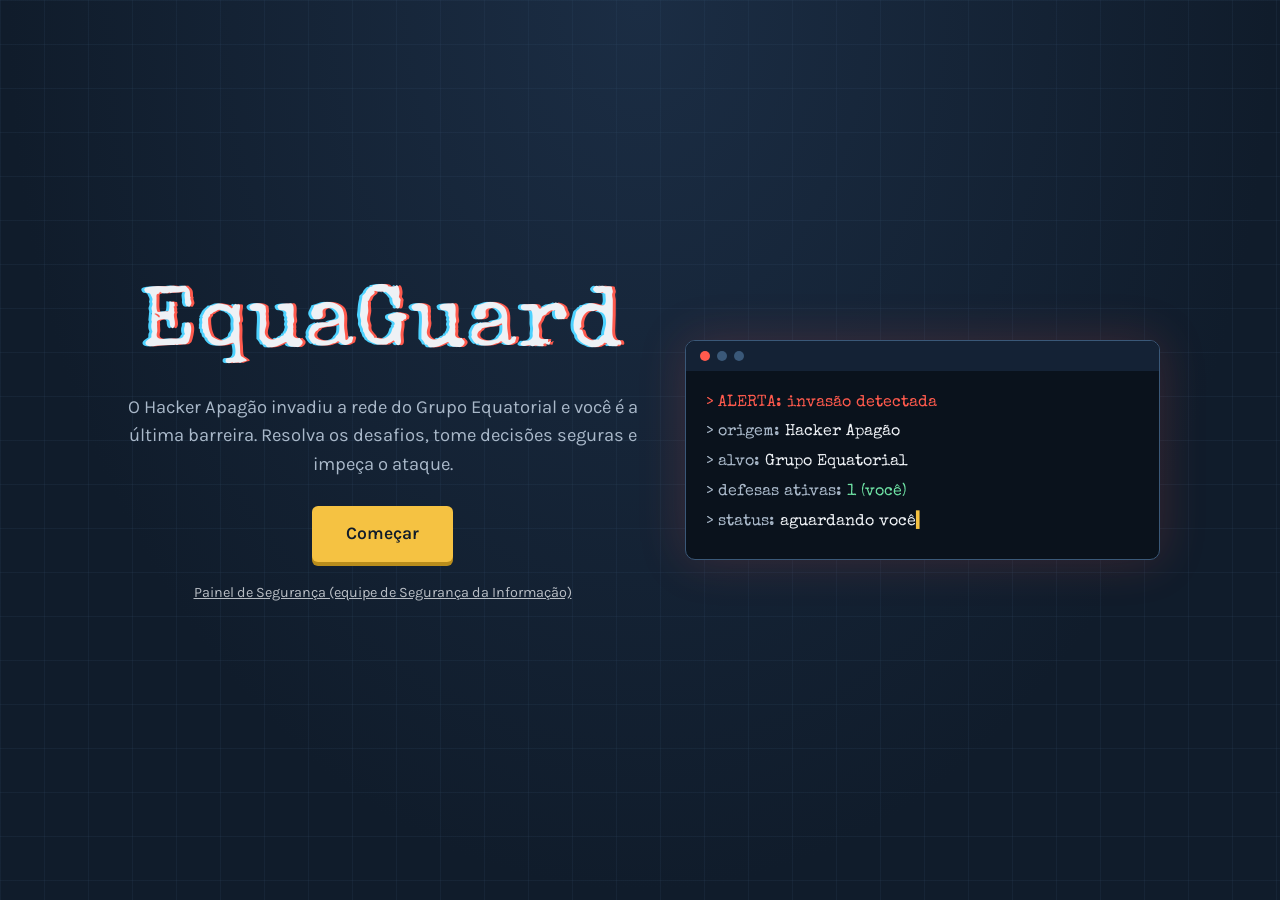
<file: equaguard/equaguard/index.html>
<!DOCTYPE html>
<html lang="pt-BR">
<head>
<meta charset="utf-8">
<meta name="viewport" content="width=device-width, initial-scale=1, viewport-fit=cover">
<title>EquaGuard – Escape Room de Cibersegurança</title>
<link rel="preconnect" href="https://fonts.googleapis.com">
<link href="https://fonts.googleapis.com/css2?family=Special+Elite&family=Karla:wght@400;600&display=swap" rel="stylesheet">
<link rel="stylesheet" href="css/base.css">
<link rel="stylesheet" href="css/index.css">
</head>
<body>

<main id="inicio" class="screen on">
  <div class="wrap">
    <section class="hero">
      <div>
        <h1 class="title">EquaGuard</h1>
        <p class="sub">O Hacker Apagão invadiu a rede do Grupo Equatorial e você é a última barreira. Resolva os desafios, tome decisões seguras e impeça o ataque.</p>
        <button class="btn" id="comecar">Começar</button>
        <p style="margin-top:18px"><a href="Painel-Seguranca.html" id="abrirPainel" style="color:inherit;opacity:.75;font-size:.9rem;text-decoration:underline">Painel de Segurança (equipe de Segurança da Informação)</a></p>
      </div>
      <div class="term" aria-label="Alerta de invasão">
        <div class="bar"><i></i><i></i><i></i></div>
        <div class="bd">
          <span class="ln al" style="--d:.3s">&gt; ALERTA: invasão detectada</span>
          <span class="ln" style="--d:1.1s">&gt; origem: <span class="tx">Hacker Apagão</span></span>
          <span class="ln" style="--d:1.9s">&gt; alvo: <span class="tx">Grupo Equatorial</span></span>
          <span class="ln" style="--d:2.7s">&gt; defesas ativas: <span class="ok">1 (você)</span></span>
          <span class="ln" style="--d:3.5s">&gt; status: <span class="tx">aguardando você</span><span class="cur">▍</span></span>
        </div>
      </div>
    </section>
  </div>
</main>

<main id="ident" class="screen">
  <div class="wrap" style="max-width:520px">
    <h2 class="title" style="font-size:clamp(1.9rem,6vw,3rem)">Identifique-se</h2>
    <p class="intro">Antes de entrar na missão.</p>
    <div class="nomebox">
      <label for="nomeJog">Seu nome ou apelido</label>
      <input id="nomeJog" type="text" maxlength="60" autocomplete="off" placeholder="Como você quer ser chamado(a)">
      <label for="setorJog" style="margin-top:14px">Sua área</label>
      <select id="setorJog">
        <option value="">Selecione sua área</option>
        <option>Atendimento</option><option>Comercial</option><option>Financeiro</option><option>Jurídico</option>
        <option>Operações</option><option>Recursos Humanos</option><option>TI</option><option>Outra</option>
      </select>
      <p class="erro" id="nomeErr" role="alert"></p>
      <div class="priv">
        <h4>O que fazemos com seus dados</h4>
        <p>Guardamos seu apelido, sua área e suas respostas para mostrar à Segurança onde a empresa mais precisa de treinamento. Os resultados são analisados por área, e não por pessoa.</p>
      </div>
    </div>
    <div class="acoes" style="justify-content:center">
      <button class="btn" id="identOk">Começar missão</button>
      <button class="btn sec" id="identVolta">Voltar</button>
    </div>
  </div>
</main>

<main id="equipe" class="screen">
  <div class="wrap">
    <h2 class="title" style="font-size:clamp(1.9rem,6vw,3rem)">Com quem você se identifica?</h2>
    <p class="intro">Cada perfil enxerga a segurança de um ângulo diferente. Conheça os três e escolha o que mais parece com o seu dia a dia.</p>
    <p class="hint">Clique no personagem para saber mais</p>
    <div class="cards" id="cards"></div>
    <p class="desliza">Deslize para o lado para ver os outros perfis</p>
    <button class="back" id="voltar">Voltar ao início</button>
  </div>
</main>

<main id="pronto" class="screen">
  <img class="ph" id="pAv" alt="">
  <h2 class="title" style="font-size:clamp(1.9rem,6vw,3rem);margin-top:8px" id="pTitulo"></h2>
  <p class="sub" id="pTexto"></p>
  <div class="acoes" style="justify-content:center">
    <button class="btn" id="iniciar">Iniciar missão</button>
    <button class="btn sec" id="trocar">Trocar de perfil</button>
  </div>
</main>

<main id="proposta" class="screen">
  <div class="wrap" style="max-width:720px">
    <h2 class="title" style="font-size:clamp(1.9rem,6vw,3rem)">Como o jogo funciona</h2>
    <ul class="passos">
      <li><div class="n">1</div><div><b>Você é um colaborador do Grupo Equatorial</b><span>O Hacker Apagão tenta invadir a empresa aproveitando pequenos descuidos do dia a dia.</span></div></li>
      <li><div class="n">2</div><div><b>Cada módulo é uma situação real do trabalho</b><span>Você observa as pistas, investiga e escolhe a atitude mais segura.</span></div></li>
      <li><div class="n">3</div><div><b>Errar faz parte</b><span>Toda decisão traz uma explicação. No caminho, você ganha pontos e selos de reconhecimento.</span></div></li>
    </ul>
    <button class="btn" id="entrar">Continuar</button>
  </div>
</main>

<main id="modulos" class="screen">
  <div class="wrap" style="max-width:760px">
    <h2 class="title" style="font-size:clamp(1.9rem,6vw,3rem)">Escolha o módulo</h2>
    <p class="intro">Os módulos são liberados conforme você avança. Por enquanto, comece pelo primeiro.</p>
    <div class="mods">
      <button class="mcard on" id="mod1"><span class="mn">Módulo 1</span><span class="mt">Phishing e Engenharia Social</span><span class="ms">Disponível</span></button>
      <button class="mcard lock" id="mod2" disabled aria-disabled="true"><span class="mn">Módulo 2</span><span class="mt">Senhas e posto de trabalho</span><span class="ms" id="ms2"><svg viewBox="0 0 24 24" width="16" height="16" fill="none" stroke="currentColor" stroke-width="2" stroke-linecap="round" stroke-linejoin="round" aria-hidden="true"><rect x="5" y="11" width="14" height="9" rx="2"/><path d="M8 11V8a4 4 0 018 0v3"/></svg>Bloqueado</span></button>
      <button class="mcard lock" id="mod3" disabled aria-disabled="true"><span class="mn">Módulo 3</span><span class="mt">Dispositivos perdidos</span><span class="ms"><svg viewBox="0 0 24 24" width="16" height="16" fill="none" stroke="currentColor" stroke-width="2" stroke-linecap="round" stroke-linejoin="round" aria-hidden="true"><rect x="5" y="11" width="14" height="9" rx="2"/><path d="M8 11V8a4 4 0 018 0v3"/></svg>Bloqueado</span></button>
      <button class="mcard lock" id="mod3t" hidden disabled aria-disabled="true"><span class="mn">Módulo 3 (Técnico)</span><span class="mt">Rede operacional</span><span class="ms"><svg viewBox="0 0 24 24" width="16" height="16" fill="none" stroke="currentColor" stroke-width="2" stroke-linecap="round" stroke-linejoin="round" aria-hidden="true"><rect x="5" y="11" width="14" height="9" rx="2"/><path d="M8 11V8a4 4 0 018 0v3"/></svg>Bloqueado</span></button>
      <button class="mcard lock" id="mod4" disabled aria-disabled="true"><span class="mn">Módulo 4</span><span class="mt">Postar nas redes</span><span class="ms"><svg viewBox="0 0 24 24" width="16" height="16" fill="none" stroke="currentColor" stroke-width="2" stroke-linecap="round" stroke-linejoin="round" aria-hidden="true"><rect x="5" y="11" width="14" height="9" rx="2"/><path d="M8 11V8a4 4 0 018 0v3"/></svg>Bloqueado</span></button>
      <button class="mcard lock" id="mod5" disabled aria-disabled="true"><span class="mn">Módulo 5</span><span class="mt">Armadilhas digitais</span><span class="ms"><svg viewBox="0 0 24 24" width="16" height="16" fill="none" stroke="currentColor" stroke-width="2" stroke-linecap="round" stroke-linejoin="round" aria-hidden="true"><rect x="5" y="11" width="14" height="9" rx="2"/><path d="M8 11V8a4 4 0 018 0v3"/></svg>Bloqueado</span></button>
    </div>
  </div>
</main>

<main id="escritorio" class="screen">
  <p class="mod" style="margin:0 0 4px">Módulo 1: Phishing e Engenharia Social</p>
  <p class="dica">Você se senta na sua mesa e a tela do computador acende. Chegou um <b>novo e-mail</b>. Clique na tela do computador para abri-lo.</p>
  <div class="vista" id="vista">
    <div class="stage" id="stage">
      <button class="hot" id="tela" aria-label="Abrir o computador e ler o novo e-mail"></button>
      <div class="toast"><b><svg viewBox="0 0 24 24" width="1em" height="1em" fill="none" stroke="currentColor" stroke-width="2" stroke-linecap="round" stroke-linejoin="round" style="vertical-align:-.12em;margin-right:.4em" aria-hidden="true"><rect x="3" y="5" width="18" height="14" rx="2"/><path d="M3 7l9 6 9-6"/></svg>Novo e-mail</b>Você tem 6 mensagens não lidas.</div>
    </div>
  </div>
</main>

<main id="licao" class="screen">
  <div class="wrap licao">
    <p class="mod">Módulo 1: Phishing e Engenharia Social</p>
    <h2 class="title" style="font-size:clamp(1.8rem,5vw,2.6rem)">O que é um e-mail suspeito?</h2>
    <p class="sub" style="margin-left:0">Phishing é uma mensagem falsa que tenta enganar você para roubar senhas, dados ou dinheiro. Ela imita pessoas e empresas que você conhece. Fique atento a cinco sinais:</p>
    <ul class="sinais">
      <li><b>1. Remetente estranho</b><span>O nome parece certo, mas o endereço tem erros ou é de outro domínio.</span></li>
      <li><b>2. Link diferente do texto</b><span>O endereço real do link pode ser outro. Confira antes de clicar.</span></li>
      <li><b>3. Urgência ou ameaça</b><span>Prazos curtos e avisos de bloqueio querem que você aja sem pensar.</span></li>
      <li><b>4. Anexo inesperado</b><span>Desconfie de arquivos como .exe ou .zip e de extensões duplas, como .pdf.exe.</span></li>
      <li><b>5. Pedido de dados ou dinheiro</b><span>A empresa não pede senha por e-mail nem compras fora do processo.</span></li>
    </ul>
    <div class="dicabox"><b>Como investigar na caixa de entrada:</b> e-mails que chegam de fora do Grupo Equatorial trazem um aviso laranja no topo. Clique em <b>Detalhes</b> para ver o remetente e o destinatário, e passe o mouse (ou toque) nos links para ver o endereço verdadeiro. Em seguida, decida se o e-mail é seguro ou suspeito. Atenção: clicar em um link ou abrir um anexo falso faz você cair no golpe!</div>
    <button class="btn" id="abrirCaixa">Abrir caixa de entrada</button>
  </div>
</main>

<main id="correio" class="screen">
  <div class="mw" id="mw">
    <div class="mtop"><strong>Correio Equatorial</strong><span class="cnt" id="cnt"></span><button class="mfin" id="mfin" hidden>Finalizar e-mails →</button><img id="meuAv" alt=""></div>
    <div class="mbody"><div class="mlist" id="mlist"></div><div class="mread" id="mread"><p class="vazio">Selecione um e-mail para ler.</p></div></div>
    <div class="mstat" id="mstat">Passe o mouse ou toque em um link para ver o endereço.</div>
  </div>
</main>


<main id="social" class="screen">
  <div class="sobox" id="soIntro">
    <p class="mod">Módulo 1: Phishing e Engenharia Social</p>
    <h2 class="title" style="font-size:clamp(1.8rem,5vw,2.6rem)">E tem mais um tipo de golpe</h2>
    <p class="sub" style="margin-left:0">Nem todo ataque começa num e-mail. Na <b>engenharia social</b>, o golpista engana a pessoa, e não o computador: finge ser alguém de confiança, cria pressa e pede algo que parece simples, como um código, uma senha ou um favor.</p>
    <ul class="tat">
      <li><b>Autoridade.</b> Ele se passa por gestor, diretor ou suporte.</li>
      <li><b>Urgência.</b> "É para agora" impede você de pensar e checar.</li>
      <li><b>Pedido sensível.</b> Códigos de verificação, senhas e dados pessoais.</li>
      <li><b>Canal diferente.</b> Número novo, com a foto de alguém que você conhece.</li>
    </ul>
    <button class="btn" id="soGo">Continuar</button>
  </div>
  <div id="soFone" hidden style="width:100%">
    <p class="sodica" id="soDica"></p>
    <div class="fone"><div class="pscr">
      <section class="ps lock on" id="psLock">
        <div class="hora">10:24</div><div class="dataf">segunda-feira, 14 de abril</div>
        <div id="notifs"></div>
      </section>
      <section class="ps" id="psC1">
        <div class="ph1"><img class="gf" alt="Foto do contato"><div class="t"><b>98 9999-7777</b><small>não está nos seus contatos</small></div></div>
        <div class="msgs">
          <div class="bb">Oi! Tudo bem? Preciso de um favor urgente<small>10:24</small></div>
          <div class="bb">Troquei de celular e perdi o acesso à minha conta do WhatsApp<small>10:24</small></div>
          <div class="bb">Vai chegar um código por SMS. Me passa aqui agora?<small>10:25</small></div>
          <div class="bb">Estou em reunião, é urgente!<small>10:25</small></div>
        </div>
        <div class="aviso" id="waFb" role="status"></div>
        <div class="waq">O que você faz?</div>
        <div class="waopts" id="waOpts">
          <button data-o="mandar">Mando o código, é meu gestor</button>
          <button data-o="bloquear">Ignoro e bloqueio o número</button>
          <button data-o="perguntar">Pergunto algo que só ele saberia</button>
          <button data-o="confirmar">Confirmo com o contato salvo e reporto</button>
        </div>
      </section>
      <section class="ps" id="psBusca">
        <div class="busca">Contatos<input id="buscaNome" type="text" autocomplete="off" placeholder="Digite: gestor"></div>
        <div class="res" id="buscaRes"><p class="vz">Digite <b>gestor</b> para buscar o contato.</p></div>
      </section>
      <section class="ps" id="psC2">
        <div class="ph1"><img class="gf" alt="Foto do gestor"><div class="t"><b>Gestor <svg class="vf" viewBox="0 0 24 24" fill="currentColor" aria-label="Contato verificado"><path d="M12 2l2.4 1.8 3-.2 1 2.8 2.5 1.7-.9 2.9.9 2.9-2.5 1.7-1 2.8-3-.2L12 22l-2.4-1.8-3 .2-1-2.8-2.5-1.7.9-2.9-.9-2.9 2.5-1.7 1-2.8 3 .2z"/><path d="M8.5 12.2l2.4 2.4 4.6-4.8" fill="none" stroke="#0b141a" stroke-width="2" stroke-linecap="round" stroke-linejoin="round"/></svg></b><small>Gestor, contato salvo</small></div></div>
        <div class="msgs" id="msgs"></div>
        <div class="comp"><input id="msgTxt" type="text" autocomplete="off" placeholder="Mensagem"><button id="msgEnv" aria-label="Enviar"><svg viewBox="0 0 24 24" width="20" height="20" fill="currentColor"><path d="M3 20l18-8L3 4v6l11 2-11 2z"/></svg></button></div>
      </section>
    </div></div>
    <div class="sofim" id="soFim" hidden>
      <h3>Isso é engenharia social</h3>
      <p style="margin:0">O golpista usou a foto do seu gestor, criou urgência e pediu um código que chegou por SMS. Quem passa esse código entrega a própria conta.</p>
      <ul>
        <li>Desconfie de número novo, mesmo com foto conhecida.</li>
        <li>Nunca compartilhe códigos recebidos por SMS ou e-mail.</li>
        <li>Confirme por um contato que você já tem salvo ou por um canal oficial.</li>
        <li>Reporte a tentativa à área de Segurança.</li>
      </ul>
      <button class="btn" id="soRes">Ver resultado</button>
    </div>
  </div>
</main>


<main id="licao2" class="screen">
  <div class="wrap licao">
    <p class="mod">Módulo 2: Senhas e posto de trabalho</p>
    <h2 class="title" style="font-size:clamp(1.8rem,5vw,2.6rem)">Seu login é a sua identidade</h2>
    <p class="sub" style="margin-left:0">No trabalho, o login e a senha dizem ao sistema quem você é. Tudo o que é feito com eles fica registrado em seu nome. Por isso, valem quatro cuidados:</p>
    <ul class="sinais">
      <li><b>1. Login é pessoal</b><span>Não existe "emprestar" acesso: quem usa o seu login age como se fosse você.</span></li>
      <li><b>2. Senha secreta e forte</b><span>Longa, única e nunca compartilhada, nem com colega nem com gestor.</span></li>
      <li><b>3. Precisa de acesso? Abra um chamado</b><span>O TI libera pelo caminho oficial, com registro e autorização.</span></li>
      <li><b>4. Cuide do posto de trabalho</b><span>Ao sair, bloqueie ou desligue a tela e guarde seus dispositivos.</span></li>
    </ul>
    <button class="btn" id="m2Go">Entrar no escritório</button>
  </div>
</main>

<main id="escritorio2" class="screen" style="justify-content:flex-start;padding:18px 16px">
  <p class="mod" style="margin:0 0 4px">Módulo 2: Senhas e posto de trabalho</p>
  <p class="sodica" id="dica2"></p>
  <div class="vista" id="vista2"><div class="stage" id="stage2">
    <img class="colega" id="colega" alt="Colega de trabalho" hidden>
    <div class="ocl" style="left:57%;top:36%;width:5%;height:29%;background-position:-57cqw -24cqw"></div>
    <div class="ocl" style="left:34%;top:63.4%;width:28%;height:4%;background-position:-34cqw -42.27cqw"></div>
    <div class="toff" id="toff"></div>
    <div class="bal bc" id="balC" role="status" aria-live="polite" hidden><b>Rafael</b><span id="balCt"></span></div>
    <div class="bal bv" id="balV" role="status" aria-live="polite" hidden><b>Você</b><span id="balVt"></span></div>
    <button class="hot pisca" id="hot2" hidden aria-label="Desligar a tela do computador"></button>
  </div></div>
  
  <div class="m2dock" id="m2dock">
    <p class="dfb" id="dFb" hidden></p>
    <div class="dopts" id="dOpts"></div>
  </div>
  <div class="sofim" id="m2Fim" hidden>
    <h3>Posto de trabalho seguro</h3>
    <p style="margin:0">Uma tela ligada e desbloqueada dá acesso ao seu login e aos seus dados a quem passar por ali. Ao sair da área, mesmo por pouco tempo:</p>
    <ul>
      <li>Bloqueie (Windows + L) ou desligue a tela do computador.</li>
      <li>Leve ou guarde notebook, celular, crachá e documentos.</li>
      <li>Não deixe senhas anotadas à vista, como papéis no monitor ou sob o teclado.</li>
    </ul>
    <button class="btn" id="m2Done">Concluir módulo</button>
  </div>
</main>

<main id="resultado2" class="screen">
  <div class="wrap res">
    <p class="mod">Módulo 2 concluído</p>
    <div class="selo" id="selo2"></div>
    <h2 class="title" style="font-size:clamp(1.8rem,5vw,2.6rem)">Posto Seguro</h2>
    <p class="pts" id="r2Pts"></p>
    <p class="sub" id="r2Txt" style="margin-top:0"></p>
    <div class="acoes" style="justify-content:center">
      <button class="btn" id="r2Mod">Voltar aos módulos</button>
      <button class="btn sec" id="r2Ini">Voltar ao início</button>
    </div>
  </div>
</main>

<div class="modal" id="erro2" role="alertdialog" aria-modal="true" aria-labelledby="e2Tit">
  <div class="sheet caiu">
    <div class="alertic"><svg viewBox="0 0 24 24" fill="none" stroke="currentColor" stroke-width="1.8" stroke-linecap="round" stroke-linejoin="round" aria-hidden="true"><path d="M12 3l10 18H2z"/><path d="M12 10v5"/><path d="M12 18.2v.1"/></svg></div>
    <h2 id="e2Tit"></h2>
    <p id="e2Txt"></p>
    <button class="btn" id="e2Ok">Tentar de novo</button>
  </div>
</div>

<main id="resultado" class="screen">
  <div class="wrap res">
    <p class="mod">Módulo 1 concluído</p>
    <div class="selo" id="seloIc"><svg viewBox="0 0 24 24" width="84" height="84" fill="none" stroke="currentColor" stroke-width="1.8" stroke-linecap="round" stroke-linejoin="round" aria-hidden="true"><path d="M12 3l8 3v6c0 5-3.5 8-8 9-4.5-1-8-4-8-9V6z"/><path d="M9 12l2 2 4-4"/></svg></div>
    <h2 class="title" style="font-size:clamp(1.8rem,5vw,2.6rem)" id="seloNm"></h2>
    <p class="pts" id="rPts"></p>
    <p id="rRapido" class="rapido" hidden>Selo: Reportou rápido</p>
    <p class="sub" id="rTxt" style="margin-top:0"></p>
    <div class="acoes" style="justify-content:center">
      <button class="btn" id="rProx">Continuar para o Módulo 2</button>
      <button class="btn sec" id="rev">Revisar os e-mails</button>
      <button class="btn sec" id="rIni">Voltar ao início</button>
    </div>
    
  </div>
</main>

<div class="modal" id="caiu" role="alertdialog" aria-modal="true" aria-labelledby="cTit">
  <div class="sheet caiu">
    <div class="alertic"><svg viewBox="0 0 24 24" fill="none" stroke="currentColor" stroke-width="1.8" stroke-linecap="round" stroke-linejoin="round" aria-hidden="true"><path d="M12 3l10 18H2z"/><path d="M12 10v5"/><path d="M12 18.2v.1"/></svg></div>
    <h2 id="cTit"></h2>
    <p id="cTxt"></p>
    <p class="dicac" id="cAcon">Acontece com qualquer um. O que importa é o que você faz nos próximos minutos.</p>
    <div id="cEscolha">
      <h4>E agora?</h4>
      <div class="opc">
        <button class="opcb" data-o="fechar" id="oFechar"></button>
        <button class="opcb" data-o="apagar">Apago o e-mail para ninguém ver</button>
        <button class="opcb" data-o="reportar">Reporto agora para a Segurança</button>
      </div>
      <p class="cfb" id="cFb" role="status"></p>
    </div>
    <div id="cOk" hidden>
      <p class="recomp" id="cRec"></p>
      <p class="dicac">Na próxima vez, antes de clicar, confira o endereço do remetente e passe o mouse no link para ver para onde ele leva.</p>
      <button class="btn" id="cSeguir">Continuar</button>
    </div>
  </div>
</div>

<div class="modal" id="modal" role="dialog" aria-modal="true" aria-labelledby="mNome">
  <div class="sheet">
    <div class="cols">
      <img class="ph" id="mAv" alt="">
      <div class="txt">
        <h2 id="mNome"></h2><div class="role" id="mRole"></div>
        <p id="mResumo"></p>
        <h4>No dia a dia</h4><ul id="mLista"></ul>
        <h4>Você se reconhece se...</h4><ul class="ck" id="mIdent"></ul>
        <div class="acoes"><button class="btn" id="seguir"></button><button class="btn sec" id="fechar">Voltar</button></div>
      </div>
    </div>
  </div>
</div>

<script src="js/eg-dados.js"></script>
<script src="js/index-core.js"></script>
<script src="js/index-social.js"></script>
<script src="js/index-modulo2.js"></script>
</body>
</html>
</file>
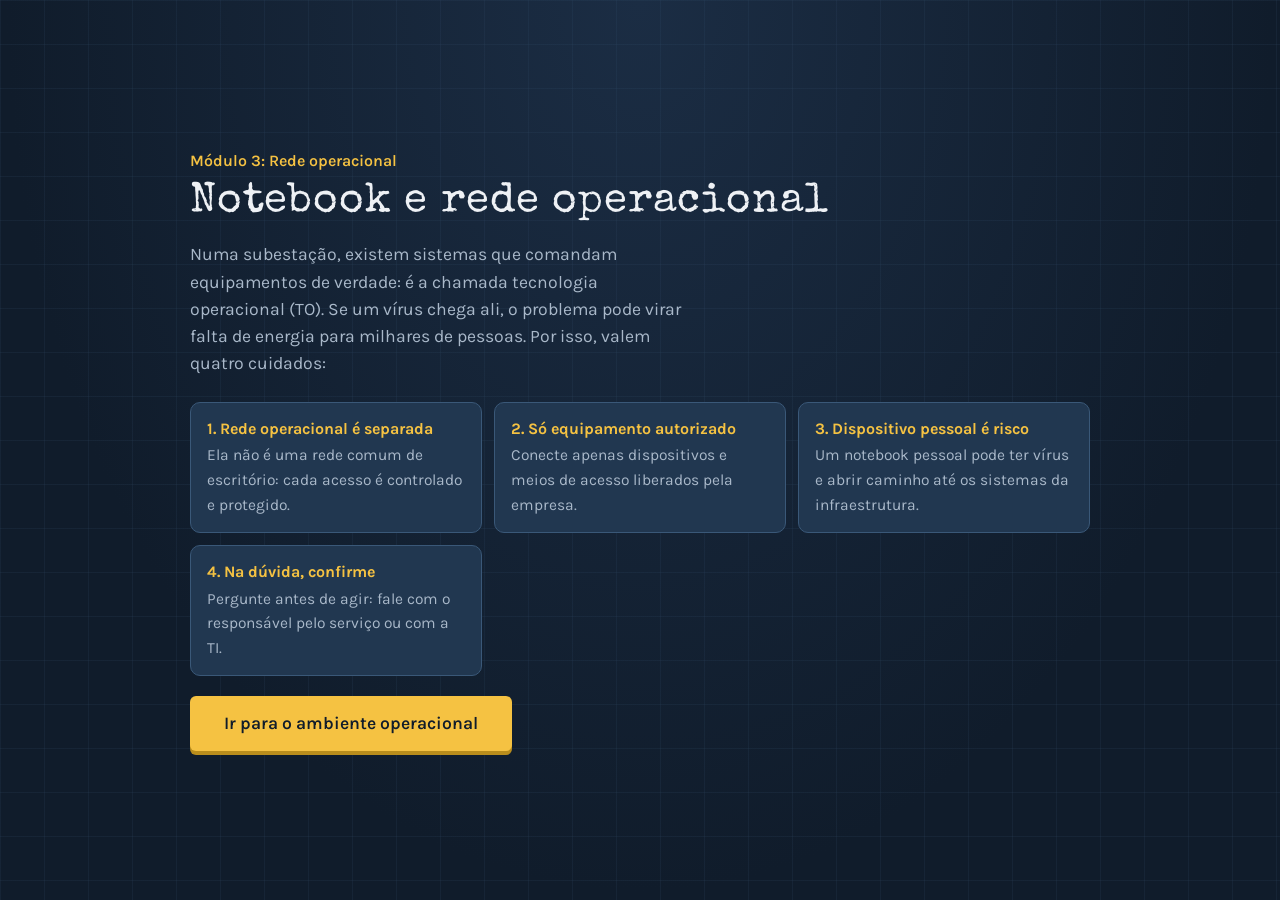
<file: equaguard/equaguard/modulo3-tecnico.html>
<!DOCTYPE html>
<html lang="pt-BR">
<head>
<meta charset="utf-8">
<meta name="viewport" content="width=device-width, initial-scale=1, viewport-fit=cover">
<title>EquaGuard – Módulo 3: Rede operacional</title>
<link rel="preconnect" href="https://fonts.googleapis.com">
<link href="https://fonts.googleapis.com/css2?family=Special+Elite&family=Karla:wght@400;600&display=swap" rel="stylesheet">
<link rel="stylesheet" href="css/base.css">
<link rel="stylesheet" href="css/modulo3-tecnico.css">
</head>
<body>
<main id="licaoP" class="screen on">
  <div class="wrap licao">
    <p class="mod">Módulo 3: Rede operacional</p>
    <h2 class="title" style="font-size:clamp(1.8rem,5vw,2.6rem)">Notebook e rede operacional</h2>
    <p class="sub" style="margin-left:0">Numa subestação, existem sistemas que comandam equipamentos de verdade: é a chamada tecnologia operacional (TO). Se um vírus chega ali, o problema pode virar falta de energia para milhares de pessoas. Por isso, valem quatro cuidados:</p>
    <ul class="sinais">
      <li><b>1. Rede operacional é separada</b><span>Ela não é uma rede comum de escritório: cada acesso é controlado e protegido.</span></li>
      <li><b>2. Só equipamento autorizado</b><span>Conecte apenas dispositivos e meios de acesso liberados pela empresa.</span></li>
      <li><b>3. Dispositivo pessoal é risco</b><span>Um notebook pessoal pode ter vírus e abrir caminho até os sistemas da infraestrutura.</span></li>
      <li><b>4. Na dúvida, confirme</b><span>Pergunte antes de agir: fale com o responsável pelo serviço ou com a TI.</span></li>
    </ul>
    <button class="btn" id="goP">Ir para o ambiente operacional</button>
  </div>
</main>

<main id="cenaP" class="screen" style="justify-content:flex-start;padding:18px 16px 0">
  <p class="mod" style="margin:0 0 4px" id="modL"></p>
  <p class="sodica" id="narr3"></p>
  <div class="vista" id="vista3"><div class="stage s3" id="stage3">
    <button class="seta" id="seta3" hidden><span class="c"><svg viewBox="0 0 24 24" fill="none" stroke="currentColor" stroke-width="2.6" stroke-linecap="round" stroke-linejoin="round" aria-hidden="true"><path d="M5 12h14M13 6l6 6-6 6"/></svg></span><span class="t" id="setaT"></span></button>
    <div class="b3" id="bal3" role="status" hidden><b>Colega</b><span id="balT"></span></div>
    <button id="hot3" hidden></button>
  </div></div>
  <div class="m2dock" id="dock3" hidden>
    <p class="alerta" id="al3" hidden></p>
    <p class="dfb" id="fb3" hidden></p>
    <div class="dopts" id="op3"></div>
  </div>
  <div class="sofim" id="fim3" hidden>
    <h3 id="fimT"></h3><p style="margin:0" id="fimP"></p><ul id="fimU"></ul>
    <button class="btn" id="m3Done"></button>
  </div>
</main>

<main id="resP" class="screen">
  <div class="wrap res">
    <p class="mod">Módulo 3 concluído</p>
    <div class="selo" id="selo3"></div>
    <h2 class="title" style="font-size:clamp(1.8rem,5vw,2.6rem)">Rede Operacional Protegida</h2>
    <p class="pts" id="r3Pts"></p>
    <p class="sub" id="r3Txt" style="margin-top:0"></p>
    <div class="acoes" style="justify-content:center"><button class="btn" id="voltaMod">Voltar aos módulos</button> <button class="btn sec" id="r3Again">Jogar o módulo de novo</button></div>
  </div>
</main>

<div class="modal" id="erro3" role="alertdialog" aria-modal="true" aria-labelledby="e3Tit">
  <div class="sheet caiu">
    <div class="alertic"><svg viewBox="0 0 24 24" fill="none" stroke="currentColor" stroke-width="2" stroke-linecap="round" stroke-linejoin="round" aria-hidden="true"><path d="M12 3l10 18H2z"/><path d="M12 10v5"/><path d="M12 18.2v.1"/></svg></div>
    <h2 id="e3Tit"></h2><p id="e3Txt"></p>
    <button class="btn" id="e3Ok">Tentar de novo</button>
  </div>
</div>

<script src="js/eg-dados.js"></script>
<script src="js/modulo3-tecnico.js"></script>
</body>
</html>
</file>
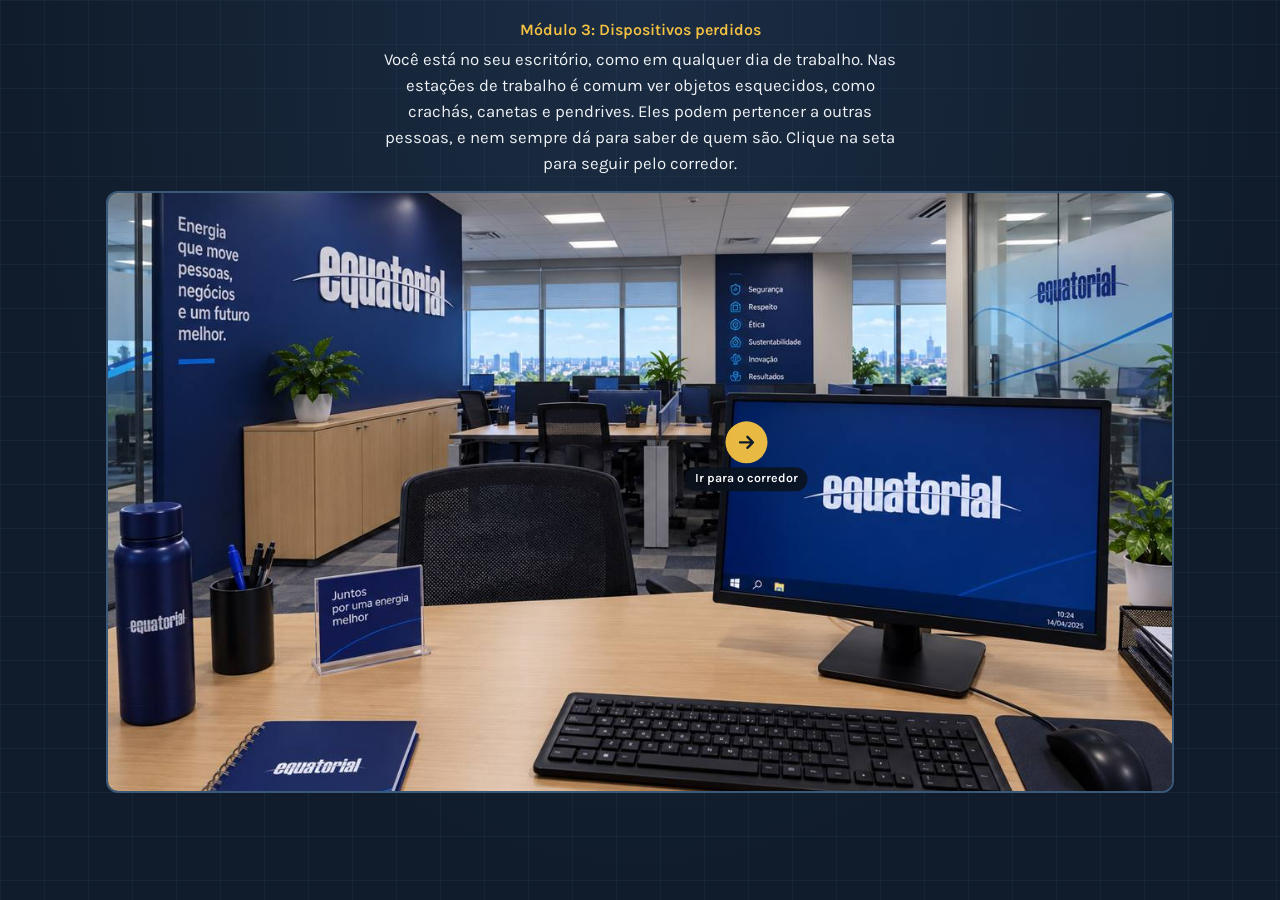
<file: equaguard/equaguard/modulo3.html>
<!DOCTYPE html>
<html lang="pt-BR">
<head>
<meta charset="utf-8">
<meta name="viewport" content="width=device-width, initial-scale=1, viewport-fit=cover">
<title>EquaGuard – Módulo 3: Dispositivos perdidos</title>
<link rel="preconnect" href="https://fonts.googleapis.com">
<link href="https://fonts.googleapis.com/css2?family=Special+Elite&family=Karla:wght@400;600&display=swap" rel="stylesheet">
<link rel="stylesheet" href="css/base.css">
<link rel="stylesheet" href="css/modulo3.css">
</head>
<body>

<main id="cena3" class="screen on" style="justify-content:flex-start;padding:18px 16px 0">
  <p class="mod" style="margin:0 0 4px">Módulo 3: Dispositivos perdidos</p>
  <p class="sodica" id="narr3"></p>
  <div class="vista" id="vista3"><div class="stage s3" id="stage3">
    <button class="seta" id="seta3" hidden><span class="c"><svg viewBox="0 0 24 24" fill="none" stroke="currentColor" stroke-width="2.6" stroke-linecap="round" stroke-linejoin="round" aria-hidden="true"><path d="M5 12h14M13 6l6 6-6 6"/></svg></span><span class="t" id="setaT"></span></button>
    <button class="pen" id="pen3" hidden aria-label="Pendrive no chão. Clique para examinar."><img id="penImg" alt="Pendrive preto e prata"></button>
  </div></div>
  <div class="m2dock" id="dock3" hidden>
    <p class="dfb" id="fb3" hidden></p>
    <div class="dopts" id="op3"></div>
  </div>
  <div class="sofim" id="fim3" hidden>
    <h3>Dispositivo desconhecido: não conecte</h3>
    <p style="margin:0">Um pendrive achado por aí pode ter sido deixado de propósito para atacar a empresa. Basta conectá-lo para um programa malicioso rodar sozinho. Ao encontrar um dispositivo perdido:</p>
    <ul>
      <li>Não conecte em nenhum computador, nem para descobrir de quem é.</li>
      <li>Não jogue fora: ele pode ser de um colega ou precisar de análise.</li>
      <li>Entregue à área responsável (TI ou Segurança da Informação) e conte onde o encontrou.</li>
    </ul>
    <button class="btn" id="m3Done">Concluir módulo</button>
  </div>
</main>

<main id="res3" class="screen">
  <div class="wrap res">
    <p class="mod">Módulo 3 concluído</p>
    <div class="selo" id="selo3"></div>
    <h2 class="title" style="font-size:clamp(1.8rem,5vw,2.6rem)">Dispositivo Seguro</h2>
    <p class="pts" id="r3Pts"></p>
    <p class="sub" id="r3Txt" style="margin-top:0"></p>
    <div class="acoes" style="justify-content:center">
      <button class="btn" id="voltaMod">Voltar aos módulos</button> <button class="btn sec" id="r3Again">Jogar o módulo de novo</button>
    </div>
  </div>
</main>

<div class="modal" id="erro3" role="alertdialog" aria-modal="true" aria-labelledby="e3Tit">
  <div class="sheet caiu">
    <div class="alertic"><svg viewBox="0 0 24 24" fill="none" stroke="currentColor" stroke-width="1.8" stroke-linecap="round" stroke-linejoin="round" aria-hidden="true"><path d="M12 3l10 18H2z"/><path d="M12 10v5"/><path d="M12 18.2v.1"/></svg></div>
    <h2 id="e3Tit"></h2>
    <p id="e3Txt"></p>
    <button class="btn" id="e3Ok">Tentar de novo</button>
  </div>
</div>

<script src="js/eg-dados.js"></script>
<script src="js/modulo3.js"></script>
</body>
</html>
</file>
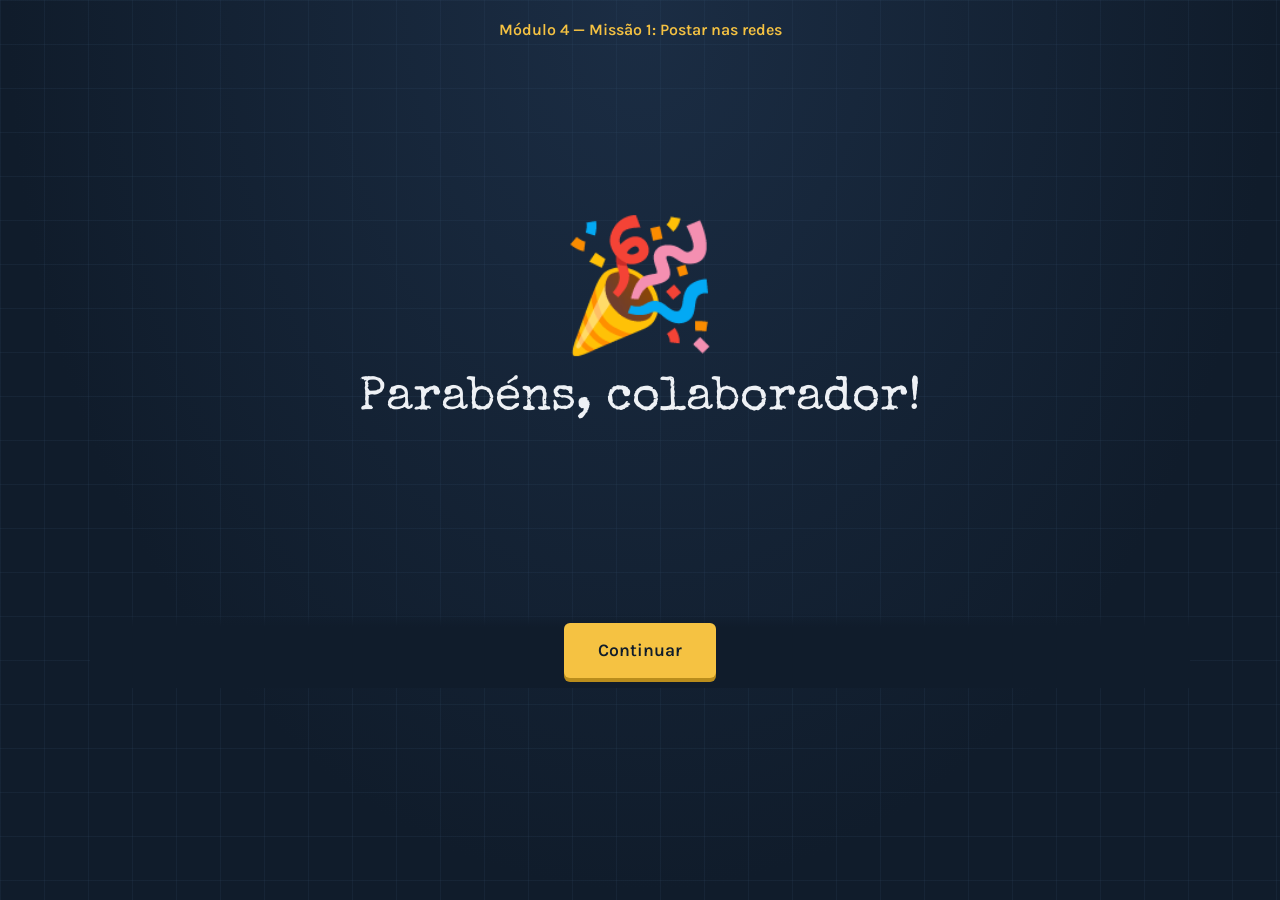
<file: equaguard/equaguard/modulo4.html>
<!DOCTYPE html>
<html lang="pt-BR">
<head>
<meta charset="utf-8">
<meta name="viewport" content="width=device-width, initial-scale=1, viewport-fit=cover">
<title>EquaGuard – Módulo 4: Postar nas redes</title>
<link rel="preconnect" href="https://fonts.googleapis.com">
<link href="https://fonts.googleapis.com/css2?family=Special+Elite&family=Karla:wght@400;600&display=swap" rel="stylesheet">
<link rel="stylesheet" href="css/base.css">
<link rel="stylesheet" href="css/modulo4.css">
</head>
<body>

<main id="cenaP" class="screen on" style="justify-content:flex-start;padding:18px 16px 0">
  <p class="mod" style="margin:0 0 4px">Módulo 4 — Missão 1: Postar nas redes</p>
  <div class="festa" id="festa"><div class="emo" id="festaEmo" aria-hidden="true">🎉</div><h2 id="festaTxt"></h2></div>
  <p class="sodica" id="narr3" hidden></p>
  <div class="vista" id="vista3"><div class="stage s3" id="stage3"></div></div>
  <div id="postv" hidden><div class="pw"><img id="postImg" alt="Tela de novo post com a foto e a legenda"><div id="marcas"></div></div></div>
  <div class="m2dock" id="dock3" hidden>
    <p class="dfb" id="fb3" hidden></p>
    <button class="btn" id="cont3" hidden>Continuar</button>
    <div class="dopts" id="op3"></div>
  </div>
  <div class="sofim" id="fim3" hidden>
    <h3>Pense antes de publicar</h3>
    <p style="margin:0">Ao concluir o desafio, lembre-se:</p>
    <ul>
      <li><b>O crachá é uma informação sensível:</b> pode expor identidade, função, empresa e outros dados de identificação.</li>
      <li><b>A tela também é um risco:</b> sistemas corporativos podem exibir dados pessoais, informações operacionais ou conteúdo confidencial.</li>
      <li><b>A legenda não determina a segurança da postagem:</b> o conteúdo visual também precisa ser avaliado.</li>
      <li><b>Apagar não garante que a informação desapareça:</b> outras pessoas podem ter feito capturas de tela ou compartilhado a imagem.</li>
      <li><b>A melhor prevenção é pensar antes de publicar:</b> siga as políticas internas e use apenas imagens autorizadas.</li>
    </ul>
    <button class="btn" id="m3Done">Ir para a Missão 2</button>
  </div>
</main>

<main id="cenaM2" class="screen" style="justify-content:flex-start;padding:18px 16px 0">
  <p class="mod" style="margin:0 0 4px">Módulo 4 — Missão 2: A planilha confidencial</p>
  <p class="sodica" id="narr5"></p>
  <div class="vista" id="vista5"><div class="stage" id="stage5">
    <button class="hot" id="tela5" aria-label="Abrir o computador e ler o novo e-mail"></button>
    <div class="toast" id="toast5"><b>Novo e-mail</b>Você tem 1 mensagem não lida.</div>
    </div></div>
  <div class="pc5" id="pc5" hidden>
  <div class="wall5">
    <button class="ic5" id="icMail" type="button"><span class="ib"><svg viewBox="0 0 24 24" width="30" height="30" fill="none" stroke="#fff" stroke-width="1.8" stroke-linecap="round" stroke-linejoin="round" aria-hidden="true"><rect x="3" y="5" width="18" height="14" rx="2"/><path d="M3 7l9 6 9-6"/></svg><i class="bd5" id="bd5">1</i></span><span>E-mail</span></button>
    <button class="ic5" id="icPlan" type="button" disabled><span class="ib xl"><svg viewBox="0 0 24 24" width="30" height="30" fill="none" stroke="#fff" stroke-width="1.8" stroke-linecap="round" stroke-linejoin="round" aria-hidden="true"><path d="M14 3H7a2 2 0 00-2 2v14a2 2 0 002 2h10a2 2 0 002-2V8z"/><path d="M14 3v5h5"/><path d="M9 12l4 5M13 12l-4 5"/></svg></span><span>clientes.xlsx</span></button>
  </div>
  <div class="win5" id="mail5" role="dialog" aria-label="Caixa de entrada">
  <div class="mw" id="mw5">
    <div class="mtop"><strong>Caixa de entrada</strong><span class="cnt" id="cnt5">1 não lida</span><button class="xb5" id="x5mail" type="button" aria-label="Fechar o e-mail">✕</button></div>
    <div class="mbody">
      <div class="mlist">
        <button class="mi" id="mi5" type="button">
          <div class="l1"><span>Parceiro externo</span><small>09:12</small></div>
          <div class="l2">Preciso da planilha com os clientes hoje</div>
          <div class="l3">Preciso da planilha com os clientes hoje com estas informações…</div>
        </button>
      </div>
      <div class="mread">
        <p class="vazio" id="vazio5">Selecione um e-mail para ler.</p>
        <div id="msg5" hidden>
          <button class="mback" id="mback5" type="button">← Caixa de entrada</button>
          <h3>Preciso da planilha com os clientes hoje</h3>
          <div class="rem"><div class="av">P</div><div><div class="nm">Parceiro externo</div><div style="color:var(--m-mu);font-size:.9rem">contato@parceiro-externo.example</div></div></div>
          <div class="corpo">Olá!<br><br>Preciso da planilha com os clientes hoje com estas informações:<br><br>• Nome<br>• Sobrenome<br>• CPF<br>• Telefone<br><br>É urgente, estou aguardando. Pode me enviar por e-mail?<br><br>Obrigado.</div>
          <div class="fb parc" id="passo5" style="margin-top:18px"><h4>Antes de responder</h4><p style="margin:0 0 12px">Você precisa saber o que a planilha contém. Feche o e-mail e abra o arquivo da planilha na área de trabalho.</p><button class="b2 nx" id="voltar5" type="button">Voltar à área de trabalho</button></div>
          <div id="resp5" hidden><p style="margin:18px 0 8px"><b>O que você faz?</b></p><div class="rp5" id="ops5"></div></div>
          <div id="fbm5"></div>
          <div class="acoes2" id="fecha5w" hidden><button class="b2 nx" id="fecha5" type="button">Fechar o e-mail</button></div>
        </div>
      </div>
    </div>
    <div class="mstat">Conta corporativa</div>
  </div>
</div>


  <div class="win5" id="plan5" role="dialog" aria-label="clientes.xlsx - Excel">
    <div class="xl5">
      <div class="xt5"><span class="xlogo">X</span><b>clientes.xlsx - Excel</b><button class="xb5" id="fecharPlan5" type="button" aria-label="Fechar a planilha">✕</button></div>
      <div class="xtabs5"><span>Arquivo</span><span class="on">Página Inicial</span><span>Inserir</span><span>Layout</span><span>Fórmulas</span><span>Dados</span><span>Revisão</span><span>Exibir</span></div>
      <div class="xrib5"><span><b>Colar</b><br>Área de Transf.</span><span><b>Calibri 11</b><br>Fonte</span><span><b>N&nbsp;&nbsp;I&nbsp;&nbsp;S</b><br>Fonte</span><span><b>≡ ≡ ≡</b><br>Alinhamento</span><span><b>Geral</b><br>Número</span><span><b>Estilos</b><br>Formatação</span></div>
      <div class="xfx5"><span class="xnb" id="xnb">A1</span><span class="xfxl">fx</span><span class="xfv" id="xfv">Nome</span></div>
      <div class="xgrid5"><table id="xg5"></table></div>
      <div class="xsheets5"><span class="on">Clientes</span><span>+</span></div>
      <div class="xstat5">Pronto</div>
    </div>
  </div>
  <div class="task5"><span>⊞ Iniciar</span><span id="clk5">09:12</span></div>
</div>
  <div class="m2dock" id="dock5">
    <p class="dfb" id="fb5" hidden></p>
    <button class="btn" id="cont5">Continuar</button>
    <div class="dopts" id="op5"></div>
  </div>
  <div class="sofim" id="fim5" hidden>
    <h3>O que estava em risco</h3>
    <ul class="riscos5">
      <li><b>Dados pessoais dos clientes</b>O CPF exige proteção. Sua exposição pode facilitar fraudes, golpes e tentativas de se passar pelo titular.</li>
      <li><b>Compartilhamento indevido</b>Um destinatário não autorizado, um endereço incorreto ou um canal inadequado pode comprometer a confidencialidade dos dados.</li>
      <li><b>Responsabilidade profissional</b>É preciso seguir as políticas internas, as regras de proteção de dados e os procedimentos de segurança da organização.</li>
    </ul>
    <p style="margin:0 0 18px;color:var(--text)"><b>“Antes de compartilhar dados pessoais, confirme a necessidade, a autorização do destinatário e a segurança do canal. Urgência não elimina responsabilidade.”</b></p>
    <button class="btn" id="m5Done">Concluir módulo</button>
  </div>
</main>

<main id="resP" class="screen">
  <div class="wrap res">
    <p class="mod">Módulo 4 concluído</p>
    <div class="selo" id="selo3"></div>
    <h2 class="title" style="font-size:clamp(1.8rem,5vw,2.6rem)">Post Seguro</h2>
    <p class="pts" id="r3Pts"></p>
    <p class="sub" id="r3Txt" style="margin-top:0"></p>
    <div class="acoes" style="justify-content:center"><button class="btn" id="voltaMod">Voltar aos módulos</button> <button class="btn sec" id="r3Again">Jogar o módulo de novo</button></div>
  </div>
</main>

<div class="modal" id="erro3" role="alertdialog" aria-modal="true" aria-labelledby="e3Tit">
  <div class="sheet caiu">
    <div class="alertic"><svg viewBox="0 0 24 24" fill="none" stroke="currentColor" stroke-width="1.8" stroke-linecap="round" stroke-linejoin="round" aria-hidden="true"><path d="M12 3l10 18H2z"/><path d="M12 10v5"/><path d="M12 18.2v.1"/></svg></div>
    <h2 id="e3Tit"></h2><p id="e3Txt"></p>
    <button class="btn" id="e3Ok">Tentar de novo</button>
  </div>
</div>

<script src="js/eg-dados.js"></script>
<script src="js/modulo4.js"></script>
</body>
</html>
</file>
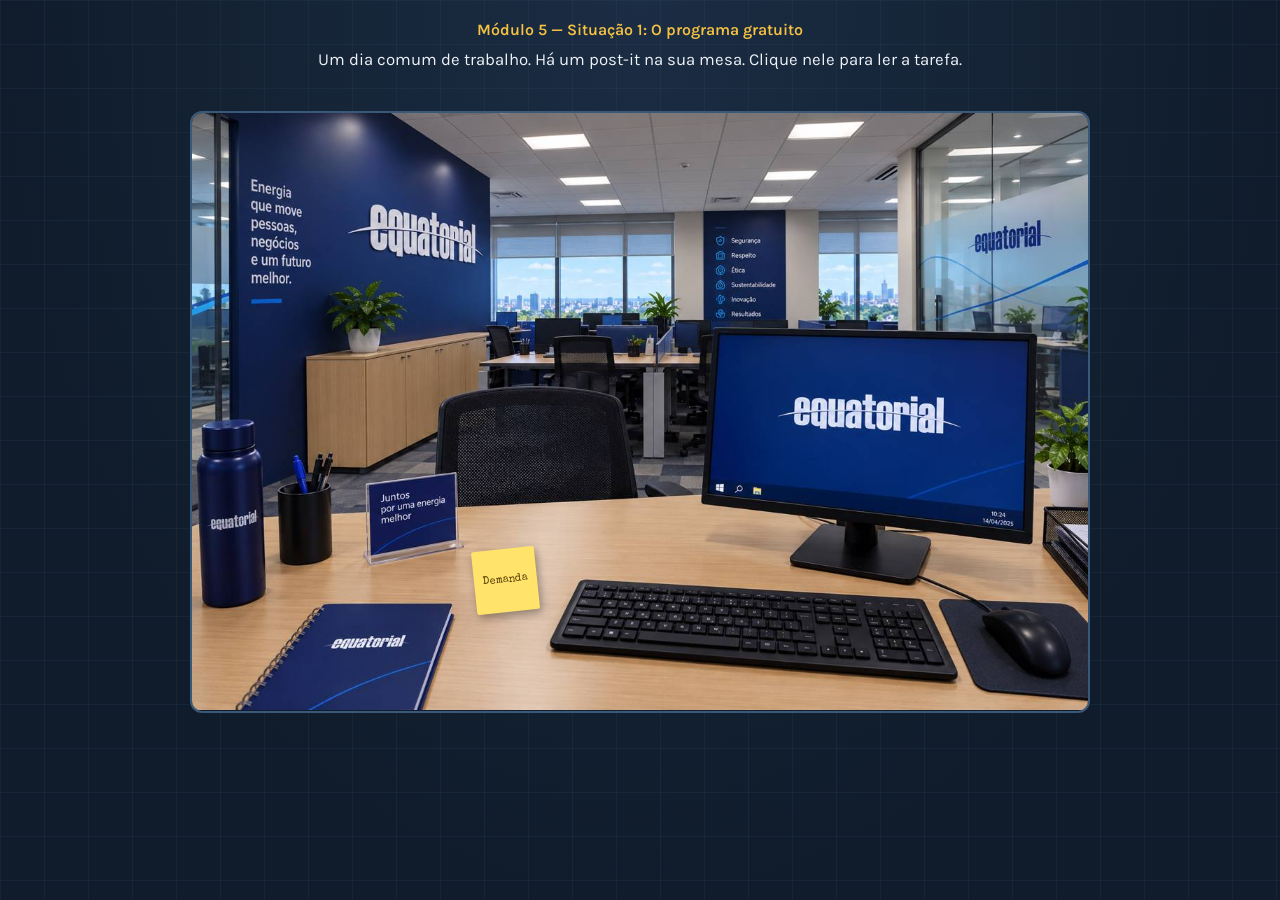
<file: equaguard/equaguard/modulo5.html>
<!DOCTYPE html>
<html lang="pt-BR">
<head>
<meta charset="utf-8">
<meta name="viewport" content="width=device-width, initial-scale=1, viewport-fit=cover">
<title>EquaGuard – Módulo 5: Armadilhas digitais</title>
<link rel="preconnect" href="https://fonts.googleapis.com">
<link href="https://fonts.googleapis.com/css2?family=Special+Elite&family=Karla:wght@400;600&display=swap" rel="stylesheet">
<link rel="stylesheet" href="css/base.css">
<link rel="stylesheet" href="css/modulo5.css">
</head>
<body>

<main id="cenaA" class="screen on" style="justify-content:flex-start;padding:18px 16px 0">
  <p class="mod" style="margin:0 0 4px">Módulo 5 — Situação 1: O programa gratuito</p>
  <p class="sodica" id="narr1"></p>
  <div class="vista" id="vista1"><div class="stage" id="stage1">
    <button class="postit" id="postit" aria-label="Ler o post-it">Demanda</button>
    <button class="hot" id="tela1" aria-label="Abrir o computador" hidden></button>
  </div></div>
  <div class="nota1" id="nota1" hidden><b>Post-it</b>Mandar pro chefe o telefone do fornecedor Uniformax até as 15h.</div>
  <div class="pc5" id="pc1" hidden>
    <div class="wall5">
      <button class="ic5" id="icChrome" type="button" disabled><span class="ib cb"><span class="chrome"></span></span><span>Navegador</span></button>
    </div>
    <div class="win5" id="win1" role="dialog" aria-label="Navegador">
      <div class="br">
        <div class="brbar"><i></i><i></i><i></i><div class="url" id="url1">https://www.buscador.example</div></div>
        <div class="pg gg">
          <div id="ch_busca">
            <div class="glogo gen" aria-label="Buscador">Buscador</div>
            <div class="sbox"><input id="q1" type="text" autocomplete="off" placeholder="Nome do fornecedor"><button id="pesq1" type="button">Pesquisar</button></div>
            <p class="nt2" id="hint1"></p>
          </div>
          <div id="ch_load" hidden><div class="spin"></div><p style="color:#5d6b7a">Carregando…</p></div>
          <div id="ch_res" hidden>
            <div class="sbox sm"><input value="computador travando" readonly aria-label="Pesquisa"></div>
            <p class="cnt">Aproximadamente 1.240.000 resultados</p>
            <div class="ad">
              <div class="adu" id="adU"><b>Anúncio</b> · pcturbofix-gratis.example</div>
              <a class="adt" id="adT" href="#" role="link">PC Turbo Fix — Versão gratuita</a>
              <div class="adp">Seu computador está lento? Corrija todos os erros agora!</div>
            </div>
          </div>
          <div id="ch_site" hidden>
            <div class="sh"><span class="stl">⚡ PC Turbo Fix</span><span class="snav"><span>Início</span><span>Recursos</span><span>Suporte</span></span></div>
            <div class="shero">
              <div class="sht">Deixe seu computador rápido de novo</div>
              <div class="adp" id="adP">Seu computador está lento? Corrija todos os erros agora! Instalação rápida • Promessa de desempenho máximo.</div>
              <button class="dl" id="dl1" type="button">⬇ Download grátis</button>
            </div>
            <div class="sfeat">
              <div><b>Limpeza rápida</b><span>Remove arquivos inúteis em poucos cliques.</span></div>
              <div><b>Mais velocidade</b><span>Acelera a inicialização do computador.</span></div>
              <div><b>Fácil de usar</b><span>Instale, clique e pronto.</span></div>
            </div>
            <div class="sfoot">© PC Turbo Fix · Termos de uso · Privacidade</div>
          </div>
        </div>
      </div>
    </div>
    <div class="task5"><span>⊞ Iniciar</span><span>14:20</span></div>
  </div>
  <div class="m2dock" id="dock1" hidden>
    <p class="dfb" id="fb1" hidden></p>
    <div class="dopts" id="op1"></div>
  </div>
  <div class="sofim" id="fim1" hidden>
    <h3>Lição da situação</h3>
    <p style="margin:0 0 18px"><b>Nem todo programa gratuito é seguro.</b> Nunca instale ferramentas desconhecidas em um equipamento corporativo sem autorização.</p>
    <button class="btn" id="s1Done">Ir para a Situação 2</button>
  </div>
</main>

<main id="cenaB" class="screen" style="justify-content:flex-start;padding:18px 16px 0">
  <p class="mod" style="margin:0 0 4px">Módulo 5 — Situação 2: A senha entregue à página falsa</p>
  <p class="sodica" id="narr2"></p>
  <div class="vista" id="vista2b"><div class="stage" id="stage2b">
    <button class="postit" id="postit2" aria-label="Ler o post-it" disabled>Login</button>
    <div class="toast" id="toast2"><b>Novo e-mail</b>Ação necessária: sua conta será bloqueada</div>
    <button class="hot" id="tela2" aria-label="Abrir o computador"></button>
  </div></div>
  <div class="nota1" id="nota2" hidden><b>Dados de simulação</b>Login: jogador@luminar.example<br>Senha: simulacao123</div>
  <div class="br" id="inbox2" hidden>
    <div class="brbar" style="background:#143a7a;color:#fff"><b>Correio corporativo</b></div>
    <div class="pg mail" style="padding:0;min-height:0">
      <div class="webm">
        <aside class="wside">
          <div class="wnew">Novo e-mail</div>
          <div class="wf on"><span>Caixa de entrada</span><b>1</b></div>
          <div class="wf"><span>Enviados</span></div>
          <div class="wf"><span>Rascunhos</span></div>
          <div class="wf"><span>Spam</span></div>
          <div class="wf"><span>Lixeira</span></div>
        </aside>
        <div class="wmain">
          <div class="wtool"><span>Caixa de entrada: 1 não lida</span><span class="wsrch">Pesquisar e-mails</span></div>
          <button type="button" class="irow" id="row2"><span class="ick"></span><span class="ist">☆</span><span class="iav">E</span><span class="itx"><b>Equipe de Acesso</b><span class="isub">Ação necessária: sua conta será bloqueada</span><span class="iprev">Prezado colaborador, detectamos uma atividade incomum na sua conta corporativa…</span></span><small>Agora</small></button>
        </div>
      </div>
    </div>
  </div>
  <div class="br" id="mail2" hidden>
    <div class="brbar" style="background:#143a7a;color:#fff"><b>Caixa de entrada</b></div>
    <div class="pg mail">
      <h3>Ação necessária: sua conta será bloqueada</h3>
      <div class="rem"><div class="av">E</div><div><div class="nm">Equipe de Acesso</div><div style="color:var(--m-mu);font-size:.9rem">acesso@empresa-verificacao.example</div></div></div>
      <div class="corpo">Prezado colaborador,<br><br>Detectamos uma atividade incomum na sua conta corporativa. Para evitar o bloqueio do sistema, acesse sua conta agora e confirme seus dados.<br><br><a class="pulsar" id="lnk2" role="button" tabindex="0">Acessar minha conta</a><br><br><b>Atenção:</b> você tem apenas 30 minutos para evitar o bloqueio.</div>
    </div>
  </div>
  <div class="br" id="br2" hidden>
    <div class="brbar"><i></i><i></i><i></i><div class="url" id="url2">https://acesso-empresa.verificacao-conta.example/entrar</div></div>
    <div class="pg site2">
      <div class="logo2" id="logo2">🏢 Portal da Empresa</div>
      <p>Acesso à conta corporativa</p>
      <div class="lg" id="form2">
        <label for="em2">E-mail</label><input id="em2" type="text" autocomplete="off" spellcheck="false">
        <label for="pw2">Senha</label><input id="pw2" type="password" autocomplete="off">
        <p class="nt2 erro2" id="hint2"></p>
        <button class="go" id="go2" type="button">Entrar</button>
        <button class="volta" id="volta2" type="button" hidden>Voltar para a mesa</button>
        <div class="simcard"><b>Dados de simulação (fictícios)</b>Já preenchemos um login de teste para você. Nunca digite sua senha real em um jogo.</div>
      </div>
      <div class="err2" id="err2" hidden>Não foi possível concluir o acesso. Tente novamente mais tarde.</div>
    </div>
  </div>
  <div class="info1" id="ofic2" hidden>
    <b>Compare os endereços</b><br>
    Endereço oficial da empresa: acesso.empresa.example<br>
    Endereço da página que você abriu: acesso-empresa.verificacao-conta.example
  </div>
  <div class="m2dock" id="dock2" hidden>
    <p class="dfb" id="fb2" hidden></p>
    <button class="btn" id="cont2" hidden>Continuar</button>
    <div class="dopts" id="op2"></div>
  </div>
  <div class="sofim" id="fim2" hidden>
    <h3>Lição da situação</h3>
    <p style="margin:0 0 18px"><b>Acidentes acontecem, e ninguém precisa ter medo ou vergonha de errar.</b> Se você digitar sua senha em uma página suspeita, mesmo que pareça que nada aconteceu, abra um chamado ou ligue para a Central de Serviços da TI imediatamente. Reportar rápido reduz os danos.</p>
    <button class="btn" id="s2Done">Concluir módulo</button>
  </div>
</main>

<main id="resP" class="screen">
  <div class="wrap res res5">
    <p class="mod">Módulo 5 concluído</p>
    <div class="selo" id="selo5"></div>
    <h2 class="title" style="font-size:clamp(1.8rem,5vw,2.6rem)">Missão Concluída</h2>
    <p class="sub" style="margin:10px auto 6px">Dois desafios para demonstrar que você sabe reconhecer armadilhas digitais.</p>
    <p class="pts" id="r5Pts"></p>
    <p class="sub" id="r5Txt" style="margin-top:0"></p>
    <ul class="ck">
      <li>Downloads desconhecidos podem comprometer equipamentos e dados corporativos.</li>
      <li>Links suspeitos podem levar a páginas falsas criadas para roubar senhas.</li>
      <li>Urgência, aparência profissional e promessas de solução não garantem legitimidade.</li>
      <li>Comunicar rapidamente um incidente ajuda a reduzir os danos.</li>
    </ul>
    <p class="final">“Na segurança digital, parar para verificar é melhor do que agir por impulso. Desconfie, confirme e comunique. Sua atitude pode proteger toda a empresa.”</p>
    <div class="acoes" style="justify-content:center;margin-top:26px"><button class="btn" id="voltaMod">Voltar aos módulos</button> <button class="btn sec" id="r5Again">Jogar o módulo de novo</button></div>
  </div>
</main>

<div class="modal" id="confM" role="alertdialog" aria-modal="true" aria-labelledby="cTit">
  <div class="sheet caiu">
    <div class="alertic"><svg viewBox="0 0 24 24" fill="none" stroke="currentColor" stroke-width="1.8" stroke-linecap="round" stroke-linejoin="round" aria-hidden="true"><path d="M12 3l10 18H2z"/><path d="M12 10v5"/><path d="M12 18.2v.1"/></svg></div>
    <h2 id="cTit">Você tem certeza que quer instalar esse arquivo desconhecido?</h2>
    <p>pcturbofix_setup.exe · origem fora dos canais oficiais da empresa</p>
    <div class="acoes" style="justify-content:center"><button class="btn" id="confSim" type="button">Sim, instalar</button><button class="btn sec" id="confNao" type="button">Não, voltar</button></div>
  </div>
</div>
<div class="modal" id="fone1">
  <div class="tk5" role="dialog" aria-label="Contato com a TI">
    <div class="tkh"><div class="tklogo">TI</div><div><b id="tkT">Portal de Chamados da TI</b><small id="tkS">Canal oficial para falar com a TI · simulação</small></div><button class="xb5" id="x1f" type="button" aria-label="Fechar o portal" style="margin-left:auto">✕</button></div>
    <div class="tkb" id="msgs1"></div>
    <div class="tkf" id="wa1"></div>
  </div>
</div>
<div class="modal" id="erroM" role="alertdialog" aria-modal="true" aria-labelledby="eTit">
  <div class="sheet caiu">
    <div class="alertic"><svg viewBox="0 0 24 24" fill="none" stroke="currentColor" stroke-width="1.8" stroke-linecap="round" stroke-linejoin="round" aria-hidden="true"><path d="M12 3l10 18H2z"/><path d="M12 10v5"/><path d="M12 18.2v.1"/></svg></div>
    <h2 id="eTit"></h2><p id="eTxt"></p>
    <button class="btn" id="eOk">Tentar de novo</button>
  </div>
</div>

<script src="js/eg-dados.js"></script>
<script src="js/modulo5.js"></script>
</body>
</html>
</file>
<file: equaguard/equaguard/css/base.css>
:root{
  --bg:#101c2b; --bg2:#1b2d44; --panel:#213750; --line:#3a5878;
  --text:#eef1f5; --muted:#a9b8c9; --acc:#f5c242; --acc-d:#b98d1c; --ink:#101c2b;
  color-scheme: dark;
  box-sizing:border-box; padding-top:env(safe-area-inset-top,0px); padding-bottom:env(safe-area-inset-bottom,0px);
}
*,*::before,*::after{box-sizing:inherit}
html{scroll-padding-top:env(safe-area-inset-top,0px)}
body{margin:0;min-height:100vh;background:var(--bg);color:var(--text);font-family:'Karla',system-ui,sans-serif;line-height:1.55;
  background-image:radial-gradient(ellipse at 50% 0%,var(--bg2),var(--bg) 70%)}
h1,h2,h3{font-family:'Special Elite','Courier New',monospace;font-weight:400;margin:0}
button{font:inherit;cursor:pointer}
:focus-visible{outline:3px solid var(--acc);outline-offset:3px}
.screen{display:none;min-height:100vh;padding:32px 20px;align-items:center;justify-content:center;flex-direction:column;text-align:center}
.screen.on{display:flex}
.shield{width:104px;height:120px;margin-bottom:24px}
.title{font-size:clamp(2.6rem,9vw,4.6rem);letter-spacing:.02em;line-height:1.1}
.sub{max-width:50ch;color:var(--muted);margin:16px auto 24px;font-size:1.1rem}
.etapas{list-style:none;margin:0 auto 32px;padding:0;display:flex;flex-wrap:wrap;gap:8px;justify-content:center;max-width:640px}
.etapas li{border:1px solid var(--line);border-radius:999px;padding:5px 14px;font-size:.9rem;color:var(--muted)}
.btn{background:var(--acc);color:var(--ink);border:0;border-radius:6px;padding:14px 34px;font-weight:600;font-size:1.1rem;box-shadow:0 4px 0 var(--acc-d);transition:transform .1s,box-shadow .1s}
.btn:hover{transform:translateY(2px);box-shadow:0 2px 0 var(--acc-d)}
.btn:active{transform:translateY(4px);box-shadow:none}
.btn.sec{background:none;color:var(--text);border:2px solid var(--line);box-shadow:none}
.btn.sec:hover{border-color:var(--acc);transform:none}
.nota{color:var(--muted);font-size:.95rem;margin-top:22px;max-width:46ch}
.wrap{width:100%;max-width:1000px}
.intro{color:var(--muted);max-width:58ch;margin:12px auto 8px}
.hint{color:var(--acc);margin:0 0 32px;font-weight:600}
.cards{display:grid;grid-template-columns:repeat(auto-fit,minmax(250px,1fr));gap:22px}
.card{background:var(--panel);border:2px solid var(--line);border-radius:10px;padding:24px 18px;color:inherit;display:flex;flex-direction:column;align-items:center;gap:6px;transition:border-color .15s,transform .15s}
.card:hover{border-color:var(--acc);transform:translateY(-4px)}
.ph{width:150px;height:150px;border-radius:50%;border:3px solid var(--acc);object-fit:cover;object-position:50% 18%;margin-bottom:10px;background:var(--bg)}
.card h3{font-size:1.6rem}
.card .role{color:var(--acc);font-weight:600}
.back{margin-top:32px;background:none;border:0;color:var(--muted);text-decoration:underline}
.modal{position:fixed;inset:0;background:rgba(6,12,20,.82);display:none;align-items:center;justify-content:center;padding:20px;z-index:10}
.modal.on{display:flex}
.sheet{background:var(--panel);border:2px solid var(--acc);border-radius:12px;max-width:600px;width:100%;max-height:90vh;overflow:auto;padding:28px;text-align:left;animation:pop .18s ease-out}
@keyframes pop{from{transform:scale(.94);opacity:0}to{transform:none;opacity:1}}
.head{display:flex;gap:18px;align-items:center;margin-bottom:18px}
.head .ph{width:96px;height:96px;margin:0;flex:none}
.head h2{font-size:1.8rem}
.head .role{color:var(--acc);font-weight:600}
.sheet p{margin:0 0 16px;color:var(--muted)}
.sheet h4{margin:0 0 8px;font-size:1rem}
.sheet ul{margin:0 0 20px;padding-left:20px}
.sheet li{padding:3px 0}
.ident{background:var(--bg);border-left:4px solid var(--acc);border-radius:6px;padding:12px 16px;margin-bottom:22px}
.acoes{display:flex;gap:12px;flex-wrap:wrap}
#pronto .ph{width:170px;height:170px}
@media (prefers-reduced-motion:reduce){*{animation:none!important;transition:none!important}}

:root{--alert:#ff5a4d}
body{background-image:linear-gradient(rgba(58,88,120,.14) 1px,transparent 1px),linear-gradient(90deg,rgba(58,88,120,.14) 1px,transparent 1px),radial-gradient(ellipse at 50% 0%,var(--bg2),var(--bg) 70%);background-size:44px 44px,44px 44px,auto}
#inicio{justify-content:center}
#inicio .wrap{max-width:1040px}
.hero{display:grid;gap:40px;align-items:center;text-align:left;width:100%}
@media(min-width:880px){.hero{grid-template-columns:1.05fr .95fr}}
.hero .title{text-shadow:3px 0 var(--alert),-3px 0 #4dd2ff;font-size:clamp(3rem,10vw,5.4rem)}
.hero>div:first-child{text-align:center}
.hero .sub{margin:18px auto 28px;font-size:1.15rem}
.term{background:#0a121c;border:1px solid var(--line);border-radius:10px;font-family:'Special Elite','Courier New',monospace;overflow:hidden;box-shadow:0 0 48px rgba(255,90,77,.18)}
.term .bar{display:flex;gap:7px;padding:10px 14px;background:#142235}
.term .bar i{width:10px;height:10px;border-radius:50%;background:var(--line)}
.term .bar i:first-child{background:var(--alert)}
.term .bd{padding:18px 20px 22px;line-height:1.9;font-size:.98rem;color:var(--muted)}
.ln{display:block;animation:ln .5s both;animation-delay:var(--d)}
@keyframes ln{from{opacity:0;transform:translateX(-8px)}}
.al{color:var(--alert)}.ok{color:#6fe3a5}.tx{color:var(--text)}
.clock{font-size:3rem;color:var(--alert);letter-spacing:.08em;line-height:1.1;margin-top:6px}
.rotatit{margin:56px 0 18px;font-size:1.5rem;text-align:center}
.rota{list-style:none;display:grid;grid-template-columns:repeat(auto-fit,minmax(130px,1fr));gap:18px 0;padding:0;margin:0;width:100%}
.rota li{position:relative;text-align:center;font-size:.92rem;color:var(--muted);padding:0 6px}
.rota .no{width:56px;height:56px;margin:0 auto 10px;border-radius:50%;border:2px solid var(--line);background:var(--panel);display:grid;place-items:center;font-size:1.5rem;position:relative;z-index:1}
.rota li+li::before{content:"";position:absolute;top:27px;left:-50%;width:100%;border-top:2px dashed var(--line)}
.rota .fim .no{background:var(--acc);border-color:var(--acc-d)}
.rota .fim{color:var(--acc);font-weight:600}
@media(max-width:700px){.rota li::before{display:none}}
.fatos{display:grid;grid-template-columns:repeat(auto-fit,minmax(220px,1fr));gap:24px;margin:44px 0 36px;text-align:left;width:100%}
.fatos div{border-top:3px solid var(--acc);padding-top:12px;color:var(--muted)}
.fatos b{display:block;color:var(--text);font-size:1.1rem;margin-bottom:2px}
.cta{display:flex;flex-direction:column;align-items:center;gap:10px;width:100%}

.cursor,.cur{color:var(--acc);animation:bl 1s steps(1) infinite}
@keyframes bl{50%{opacity:0}}
.cards{gap:26px}
.card{padding:0;overflow:hidden;align-items:stretch;gap:0;text-align:left}
.card .ph{width:100%;height:auto;aspect-ratio:4/5;border:0;border-radius:0;margin:0;object-position:50% 20%}
.card .ct{padding:16px 20px 22px;display:flex;flex-direction:column;gap:4px}
.card .role{align-self:flex-start;background:var(--acc);color:var(--ink);border-radius:999px;padding:2px 12px;font-size:.85rem;font-weight:600}
.card h3{font-size:1.7rem;margin-top:4px}
.card .tag{color:var(--muted);font-size:.95rem}
.sheet{max-width:820px}
.cols{display:grid;gap:24px}
@media(min-width:680px){.cols{grid-template-columns:230px 1fr}.sheet .ph{position:sticky;top:0}}
.sheet .ph{width:100%;max-width:230px;height:auto;aspect-ratio:4/5;border-radius:12px;border:2px solid var(--acc);margin:0;object-position:50% 20%}
.sheet h4{margin:18px 0 8px;font-size:1rem;color:var(--acc)}
.sheet .txt>.role{color:var(--muted);font-weight:600;margin:2px 0 14px}
.ck{list-style:none;padding:0!important;margin-bottom:22px!important}
.ck li{padding-left:26px;position:relative}
.ck li::before{content:"✓";position:absolute;left:0;color:var(--acc);font-weight:600}
.chips{display:flex;flex-wrap:wrap;gap:8px;margin-bottom:22px}
.chips span{border:1px solid var(--acc-d);border-radius:999px;padding:4px 14px;font-size:.92rem}
#pronto .ph{width:180px;height:225px;border-radius:14px;object-position:50% 20%}
.desliza{display:none}
@media(max-width:700px){
#equipe.screen{padding:18px 20px;justify-content:flex-start}
#equipe .title{font-size:1.7rem!important}
#equipe .intro{font-size:.95rem;margin:8px auto 4px}
#equipe .hint{margin-bottom:14px}
.cards{display:flex;overflow-x:auto;scroll-snap-type:x mandatory;gap:14px;margin:0 -20px;padding:4px 20px 12px;-webkit-overflow-scrolling:touch}
.card{flex:0 0 74%;scroll-snap-align:center}
.card .ph{aspect-ratio:1/1}
.card .ct{padding:14px 16px 18px}
.card h3{font-size:1.5rem}
.desliza{display:block;color:var(--muted);font-size:.9rem;margin:6px 0 0}
.back{margin-top:14px}
}

/* módulo 1 */
.passos{list-style:none;padding:0;margin:26px 0 30px;display:grid;gap:14px;text-align:left}
.passos li{display:grid;grid-template-columns:44px 1fr;gap:14px;align-items:start;background:var(--panel);border:1px solid var(--line);border-radius:10px;padding:16px 18px}
.passos .n{width:44px;height:44px;border-radius:50%;background:var(--acc);color:var(--ink);display:grid;place-items:center;font-family:'Special Elite',monospace;font-size:1.3rem}
.passos b{display:block;font-size:1.05rem}
.passos span{color:var(--muted)}
.mod{color:var(--acc);font-weight:600;margin:0 0 6px}
#escritorio.screen{justify-content:flex-start;padding:18px 16px}
.dica{min-height:3.2em;margin:0 0 12px;font-size:1.1rem;animation:ln .6s both;animation-delay:1.6s}
.dica b{color:var(--acc)}
.vista{width:100%;max-width:1100px;overflow-x:auto;border-radius:12px;border:2px solid var(--line)}
.stage{position:relative;width:max(100%,820px);aspect-ratio:3/2;background-size:cover;background-position:center;container-type:inline-size}
.hot{position:absolute;left:57.9%;top:37.1%;width:35.5%;height:32.5%;background:rgba(245,194,66,.08);border:3px solid var(--acc);border-radius:6px;cursor:pointer;animation:pulso 1.6s ease-in-out infinite;padding:0}
@keyframes pulso{50%{box-shadow:0 0 0 8px rgba(245,194,66,.28)}}
.toast{position:absolute;left:67.5%;top:50.5%;width:25%;background:#0e1726;border:1px solid #3a5878;border-radius:6px;padding:.9cqw 1.1cqw;color:#fff;font-size:clamp(9px,1.15cqw,15px);text-align:left;line-height:1.35;animation:ent .5s both;animation-delay:.9s;pointer-events:none}
.toast b{display:block;font-size:1.1em}
@keyframes ent{from{opacity:0;transform:translateY(14px)}}
.licao{max-width:900px;text-align:left}
.sinais{list-style:none;padding:0;margin:20px 0;display:grid;gap:12px;grid-template-columns:repeat(auto-fit,minmax(260px,1fr))}
.sinais li{background:var(--panel);border:1px solid var(--line);border-radius:10px;padding:14px 16px}
.sinais b{display:block;color:var(--acc);margin-bottom:2px}
.sinais span{color:var(--muted);font-size:.97rem}
.dicabox{background:var(--bg);border-left:4px solid var(--acc);border-radius:6px;padding:12px 16px;margin-bottom:24px}
/* caixa de entrada */
#correio.screen{padding:14px 12px;justify-content:flex-start}
.mw{--m-bg:#f5f7fa;--m-pan:#fff;--m-line:#d9e0e8;--m-tx:#1c2733;--m-mu:#5d6b7a;--m-bl:#1a4fa3;width:100%;max-width:1060px;height:min(88vh,740px);background:var(--m-bg);color:var(--m-tx);border-radius:10px;overflow:hidden;display:grid;grid-template-rows:auto 1fr auto;text-align:left;box-shadow:0 20px 60px rgba(0,0,0,.45)}
.mtop{display:flex;align-items:center;gap:12px;background:#143a7a;color:#fff;padding:10px 16px}
.mtop strong{font-size:1.05rem;flex:1}
.mtop img{width:30px;height:30px;border-radius:50%;object-fit:cover;object-position:50% 20%}
.mtop .cnt{font-size:.9rem;opacity:.9}
.mbody{display:grid;grid-template-columns:310px 1fr;min-height:0}
.mlist{overflow:auto;border-right:1px solid var(--m-line);background:var(--m-pan)}
.mi{display:block;width:100%;text-align:left;background:none;border:0;border-bottom:1px solid var(--m-line);padding:12px 14px;color:var(--m-tx);cursor:pointer}
.mi:hover{background:#eef3fa}
.mi.sel{background:#e2ecfb;box-shadow:inset 4px 0 0 var(--m-bl)}
.mi .l1{display:flex;justify-content:space-between;gap:8px;font-weight:600}
.mi .l1 small{color:var(--m-mu);font-weight:400}
.mi .l2{font-size:.93rem;margin-top:2px}
.mi .l3{font-size:.85rem;color:var(--m-mu);white-space:nowrap;overflow:hidden;text-overflow:ellipsis}
.mi.feito .l2{color:var(--m-mu)}
.mi .ok{color:#2a7d4f;font-size:.8rem;font-weight:600}
.mread{overflow:auto;padding:22px 26px;background:var(--m-pan)}
.mread h3{font-family:'Karla',sans-serif;font-weight:600;font-size:1.3rem;margin-bottom:12px}
.vazio{color:var(--m-mu);margin-top:30%;text-align:center}
.rem{display:flex;gap:12px;align-items:center;margin-bottom:6px}
.rem .av{width:40px;height:40px;border-radius:50%;background:#143a7a;color:#fff;display:grid;place-items:center;font-weight:600;flex:none}
.rem .nm{font-weight:600}
.rem .dt{color:var(--m-bl);background:none;border:0;padding:0;font-size:.9rem;cursor:pointer;text-decoration:underline}
.det{background:#f0f4f9;border:1px solid var(--m-line);border-radius:8px;padding:10px 14px;font-size:.9rem;margin:8px 0 14px;display:none;line-height:1.7}
.det.on{display:block}
.det b{color:var(--m-mu);font-weight:600;display:inline-block;width:56px}
.corpo{line-height:1.65;margin:16px 0}
.corpo a{color:var(--m-bl);text-decoration:underline;cursor:pointer}
.anx{display:inline-flex;gap:8px;align-items:center;border:1px solid var(--m-line);border-radius:8px;padding:8px 12px;background:#f5f7fa;margin:4px 0 14px;cursor:default}
.acoes2{display:flex;gap:10px;flex-wrap:wrap;margin-top:18px;padding-top:16px;border-top:1px solid var(--m-line)}
.b2{border:0;border-radius:6px;padding:11px 20px;font-weight:600;font-size:1rem}
.b2.seg{background:#e5f1ea;color:#1e6b43;border:1px solid #9ccdb2}
.b2.sus{background:#fdecea;color:#a4332a;border:1px solid #f0aaa3}
.b2.nx{background:#143a7a;color:#fff}
.fb{margin-top:18px;border-radius:8px;padding:14px 18px;border:1px solid}
.fb.ok{background:#e8f4ec;border-color:#9ccdb2}
.fb.no{background:#fff4e0;border-color:#efc77a}
.fb.parc{background:#e8eefb;border-color:#9fb6e8}
.fb .pt{display:inline-block;margin-top:10px;font-weight:600;font-size:.92rem}
.fb h4{font-size:1.05rem;margin:0 0 6px;color:var(--m-tx)}
.fb ul{margin:8px 0 0;padding-left:20px}
.mstat{background:#e9eef5;border-top:1px solid var(--m-line);color:var(--m-mu);font-size:.85rem;padding:6px 14px;min-height:30px;overflow-wrap:anywhere}
.mstat b{color:#a4332a}
.mback{display:none;background:none;border:0;color:var(--m-bl);padding:0 0 12px;font-size:.95rem}
@media(max-width:760px){
 .mbody{grid-template-columns:1fr}
 .mw .mread{display:none}.mw.lendo .mlist{display:none}.mw.lendo .mread{display:block}
 .mback{display:block}
 .mread{padding:16px}
 .mw{height:min(90vh,760px)}
}
.res{max-width:560px}
.selo{width:150px;height:150px;border-radius:50%;background:var(--acc);color:var(--ink);display:grid;place-items:center;margin:8px auto 20px;font-family:'Special Elite',monospace;font-size:3.2rem;box-shadow:0 0 0 8px rgba(245,194,66,.25)}
.pts{font-size:1.2rem;color:var(--muted);margin:4px 0 18px}
.anx{cursor:pointer;font:inherit;color:var(--m-tx);text-align:left}.anx:hover{background:#eaf0f8}
.sheet.caiu{max-width:520px;text-align:center;border-color:var(--acc)}
.caiu h2{color:var(--acc);font-size:1.7rem;margin:10px 0 12px}
.caiu .alertic svg{width:64px;height:64px;color:var(--acc)}
.caiu p{margin:0 0 14px}
.caiu .dicac{color:var(--text);background:var(--bg);border-radius:8px;padding:10px 14px;margin-bottom:22px}
.caiu h4{color:var(--text);margin:0 0 10px;font-size:1.05rem}
.opc{display:grid;gap:10px;text-align:left}
.opcb{background:var(--bg);color:var(--text);border:2px solid var(--line);border-radius:8px;padding:12px 16px;font-size:1rem;font-weight:600;text-align:left}
.opcb:hover:not(:disabled){border-color:var(--acc)}
.opcb small{display:block;color:var(--acc);font-weight:600;margin-top:2px}
.opcb:disabled{opacity:.55;cursor:default}
.cfb{margin:14px 0 0;text-align:left;background:var(--bg);border-left:4px solid var(--acc);border-radius:6px;padding:10px 14px;color:var(--muted)}
.cfb:empty{display:none}
.recomp{color:var(--acc);font-weight:600;margin:0 0 14px}
[hidden]{display:none!important}
.rapido{display:inline-block;margin:0 0 12px;border:2px solid var(--acc);color:var(--acc);border-radius:999px;padding:4px 16px;font-weight:600}
.mods{display:grid;grid-template-columns:repeat(auto-fit,minmax(280px,1fr));gap:16px;margin:28px 0 8px;text-align:left}
.mcard{display:flex;flex-direction:column;gap:2px;padding:20px 22px;border-radius:10px;border:2px solid var(--line);background:var(--panel);color:inherit;font:inherit;text-align:left;transition:transform .15s,border-color .15s}
.mcard .mn{color:var(--muted);font-size:.95rem}
.mcard .mt{font-family:'Special Elite','Courier New',monospace;font-size:1.5rem}
.mcard .ms{margin-top:8px;font-size:.9rem;display:flex;align-items:center;gap:6px;color:var(--muted)}
.mcard.on{border-color:var(--acc);cursor:pointer}
.mcard.on:hover{transform:translateY(-3px)}
.mcard.on .mn,.mcard.on .ms{color:var(--acc)}
.mcard.lock{opacity:.55;border-style:dashed;cursor:not-allowed}
.nomebox{margin:0 auto 22px;max-width:360px;text-align:left}
.nomebox label{display:block;font-weight:600;margin-bottom:6px}
.nomebox input,.nomebox select{width:100%;font:inherit;font-size:1.1rem;padding:12px 14px;border-radius:6px;border:2px solid var(--line);background:var(--bg);color:var(--text)}
.nomebox input:focus-visible,.nomebox select:focus-visible{outline:none;border-color:rgba(245,194,66,.65);box-shadow:0 0 5px rgba(245,194,66,.18)}
.nomebox select{appearance:auto}
.priv{margin:20px 0 0;background:var(--bg);border-left:4px solid var(--acc);border-radius:6px;padding:12px 16px;font-size:.95rem}
.priv h4{margin:0 0 4px;font-size:1rem;color:var(--acc)}
.priv p{margin:0;color:var(--muted)}
.nomebox .erro{color:var(--alert);font-size:.92rem;margin:6px 0 0;min-height:1.3em}

/* engenharia social */
[hidden]{display:none!important}
#social.screen{justify-content:flex-start;padding:18px 14px 40px;background-size:cover;background-position:center}
.sobox{max-width:640px;margin:auto;text-align:left}
.sobox .tat{display:grid;gap:10px;padding:0;margin:20px 0 26px;list-style:none}
.sobox .tat li{background:var(--panel);border:1px solid var(--line);border-left:4px solid var(--acc);border-radius:8px;padding:12px 16px}
.sobox .tat b{color:var(--acc)}
.sodica{max-width:520px;margin:0 auto 14px;text-align:center;font-size:1.05rem;min-height:3em}
.fone{width:min(340px,92vw);height:min(620px,76vh);background:#06090d;border-radius:36px;padding:10px;border:2px solid #2a3a4d;box-shadow:0 30px 80px rgba(0,0,0,.65);animation:subir .9s cubic-bezier(.2,.8,.2,1) both;margin:0 auto}
@keyframes subir{from{transform:translateY(115%)}}
.pscr{position:relative;width:100%;height:100%;border-radius:27px;overflow:hidden;background:#0b141a;color:#e9edef;text-align:left;font-size:.95rem}
.ps{position:absolute;inset:0;display:none;flex-direction:column}
.ps.on{display:flex}
.ps.lock{background:linear-gradient(180deg,#1d3a63,#0e1b2e);align-items:stretch}
.hora{text-align:center;font-size:3.4rem;font-weight:600;margin-top:46px;line-height:1}
.dataf{text-align:center;color:#b8c6d9;margin:6px 0 24px}
.nt{display:block;width:calc(100% - 24px);margin:6px 12px;text-align:left;background:rgba(255,255,255,.16);border:0;border-radius:14px;padding:10px 12px;color:#fff;font:inherit;animation:ent .5s both}
.nt b{font-weight:600}.nt small{color:#cfd9e6;margin-left:6px}
.nt div{margin-top:2px;color:#eef2f7}
button.nt{cursor:pointer}
.ph1{display:flex;align-items:center;gap:10px;background:#202c33;padding:34px 12px 10px}
.ph1 img{width:38px;height:38px;border-radius:50%;object-fit:cover;object-position:50% 20%}
.ph1 .t{line-height:1.2}.ph1 .t b{display:flex;align-items:center;gap:5px}
.ph1 .t small{color:#9fb0ba}
.vf{color:#53bdeb;width:16px;height:16px;flex:none}
.msgs{flex:1;overflow:auto;padding:12px 10px;display:flex;flex-direction:column;gap:6px;background:#0b141a}
.bb{max-width:82%;padding:7px 10px 5px;border-radius:9px;background:#202c33;line-height:1.35;animation:ent .35s both}
.bb.out{align-self:flex-end;background:#005c4b}
.bb small{display:block;text-align:right;color:#9fb0ba;font-size:.72rem;margin-top:1px}
.bb .tk{display:inline-block;vertical-align:-2px;margin-left:3px;color:#9fb0ba}
.bb .tk.az{color:#53bdeb}
.aviso{margin:8px;padding:10px 12px;border-radius:10px;background:#2a2410;border:1px solid #6b5a1c;color:#f1dfa0;font-size:.88rem}
.waopts{display:grid;gap:7px;margin:0 10px 12px}
.waopts button{font:inherit;font-size:.88rem;font-weight:600;text-align:left;background:#202c33;color:#e9edef;border:1px solid #2f424c;border-radius:12px;padding:9px 12px;cursor:pointer}
.waopts button:hover:not(:disabled){border-color:#00a884}
.waopts button:disabled{opacity:.45;cursor:default}
.waq{margin:6px 12px 0;font-weight:600;color:#e9edef}
.aviso:empty{display:none}
.aviso{max-height:34%;overflow:auto;font-size:.82rem}
.pbtn{margin:0 10px 12px;border:0;border-radius:22px;background:#00a884;color:#06130f;font:inherit;font-weight:600;padding:12px;cursor:pointer}
.busca{padding:36px 12px 10px;background:#202c33;font-weight:600}
.busca input,.comp input{width:100%;font:inherit;font-size:1rem;border:0;border-radius:20px;background:#2a3942;color:#e9edef;padding:11px 14px;margin-top:8px}
.busca input:focus,.comp input:focus{outline:2px solid #00a884}
.res{flex:1;overflow:auto;padding:8px 12px}
.vz{color:#9fb0ba;margin:14px 4px}
.ct{display:block;width:100%;text-align:left;background:#111b21;border:1px solid #233138;border-radius:12px;padding:10px 12px;margin-bottom:8px;color:inherit;font:inherit;cursor:pointer}
.ct b{display:flex;align-items:center;gap:6px}
.ct small{display:block;color:#9fb0ba}
.ct .ok{color:#53bdeb;display:flex;align-items:center;gap:5px;margin-top:3px;font-size:.82rem}
.comp{display:flex;gap:8px;align-items:center;background:#202c33;padding:8px 10px}
.comp input{margin:0;flex:1}
</file>
<file: equaguard/equaguard/css/index.css>
.comp button{width:42px;height:42px;border-radius:50%;border:0;background:#00a884;color:#06130f;display:grid;place-items:center;cursor:pointer;flex:none}
.dg{align-self:flex-start;background:#202c33;border-radius:9px;padding:11px 14px;display:flex;gap:4px}
.dg i{width:7px;height:7px;border-radius:50%;background:#9fb0ba;animation:dg 1.1s infinite}
.dg i:nth-child(2){animation-delay:.18s}.dg i:nth-child(3){animation-delay:.36s}
@keyframes dg{30%{transform:translateY(-5px);opacity:.5}}
.sofim{max-width:560px;margin:26px auto 0;background:var(--panel);border:2px solid var(--acc);border-radius:12px;padding:22px;text-align:left;animation:ent .6s both}
.sofim h3{font-size:1.5rem;margin-bottom:8px}
.sofim ul{margin:10px 0 18px;padding-left:20px;color:var(--muted)}

/* módulo 2 */
.colega{position:absolute;left:35%;bottom:36.2%;height:46%;width:auto;animation:colIn .8s ease-out both;filter:drop-shadow(0 4px 8px rgba(0,0,0,.4));pointer-events:none}
.bal{position:absolute;z-index:3;border-radius:14px;padding:.8cqw 1.1cqw;font-size:clamp(11px,1.5cqw,17px);line-height:1.35;box-shadow:0 6px 18px rgba(0,0,0,.35);text-align:left}
.bal b{display:block;font-size:.8em;margin-bottom:.15em}
.ocl{position:absolute;pointer-events:none;background-repeat:no-repeat;background-size:100cqw 66.667cqw}
.bal.pop{animation:balpop .35s cubic-bezier(.2,.9,.3,1.3) both}
@keyframes balpop{from{transform:scale(.8);opacity:0}}
.bal::after{content:"";position:absolute;border:.9cqw solid transparent}
.bc{left:18%;bottom:83.2%;width:38%;background:#fff;color:#14202e;transform-origin:50% 100%}
.bc b{color:#1a4fa3}
.bc::after{left:76%;top:100%;margin-left:-.9cqw;border-top-color:#fff;border-bottom:0}
.bv{left:5%;bottom:7%;width:36%;background:var(--acc);color:#14202e;transform-origin:20% 100%}
.bv b{color:#5a4208}
.bv::after{left:12%;top:100%;border-top-color:var(--acc);border-bottom:0}
@keyframes colIn{from{opacity:0;transform:translateY(10%)}}
.toff{position:absolute;left:57.9%;top:37.1%;width:35.5%;height:32.5%;background:#05070a;border-radius:4px;opacity:0;pointer-events:none;transition:opacity .5s}
.toff.on{opacity:.97}
.hot.pisca{animation:pisca .9s steps(1) infinite}
@keyframes pisca{0%{background:rgba(245,194,66,.5)}50%{background:rgba(245,194,66,0)}}
.dlg{display:flex;gap:14px;align-items:center;width:100%;max-width:1100px;background:var(--panel);border:2px solid var(--line);border-radius:12px;padding:14px 18px;margin-top:14px;text-align:left}
.dav{width:64px;height:64px;border-radius:50%;object-fit:cover;object-position:50% 12%;border:2px solid var(--acc);flex:none;background:var(--bg)}
.dbody b{color:var(--acc)}
.dbody p{margin:2px 0 0;font-size:1.1rem}
.dopts{display:grid;gap:10px;width:100%;max-width:1100px;margin-top:12px}
.opt{text-align:left;font:inherit;font-size:1.05rem;background:var(--bg2);color:var(--text);border:2px solid var(--line);border-radius:10px;padding:14px 18px;cursor:pointer}
.opt:hover{border-color:var(--acc)}
.dfb{max-width:1100px;width:100%;margin:10px 0 0;background:#143a2a;border:1px solid #2a7d4f;border-radius:8px;padding:10px 14px;text-align:left}

/* aviso de e-mail externo e botão Finalizar */
.extaviso{background:#faebd7;color:#8a4b0f;border-radius:8px;padding:12px 14px;margin:0 0 16px;font-size:.93rem;line-height:1.5}
.mtop .mfin{background:var(--acc);color:var(--ink);border:0;border-radius:6px;padding:7px 14px;font-weight:600;font-size:.95rem;animation:mfinp 1.6s ease-in-out 3}
@keyframes mfinp{50%{box-shadow:0 0 0 6px rgba(245,194,66,.35)}}
@media(max-width:760px){.mtop{flex-wrap:wrap;gap:8px 10px}.mtop strong{flex:1 1 0;min-width:0;font-size:.95rem}.mtop .cnt{font-size:.8rem;white-space:nowrap}.mtop .mfin{order:5;flex:1 0 100%;padding:10px 14px}}
/* módulo 2: cena menor e opções sempre visíveis */
#escritorio2.screen{padding:12px 12px 0}
#escritorio2 .sodica{margin:0 auto 8px;min-height:2.4em;font-size:1rem}
#vista2{max-width:max(600px,min(1100px,calc((100dvh - 300px)*1.5)))}
#stage2{width:max(100%,600px)}
.m2dock{position:sticky;bottom:0;z-index:5;width:100%;max-width:1100px;margin-top:8px;padding:10px 0 calc(10px + env(safe-area-inset-bottom,0px));background:linear-gradient(to bottom,transparent,var(--bg) 14px)}
.m2dock .dfb{margin:0 0 8px}
.m2dock .dopts{margin-top:0;grid-template-columns:repeat(auto-fit,minmax(min(100%,300px),1fr))}
@media(max-width:760px){.m2dock .opt{padding:10px 14px;font-size:.98rem}.m2dock .dopts{gap:8px}}

.mcard[hidden]{display:none}
</file>
<file: equaguard/equaguard/css/modulo3-tecnico.css>
.comp button{width:42px;height:42px;border-radius:50%;border:0;background:#00a884;color:#06130f;display:grid;place-items:center;cursor:pointer;flex:none}
.dg{align-self:flex-start;background:#202c33;border-radius:9px;padding:11px 14px;display:flex;gap:4px}
.dg i{width:7px;height:7px;border-radius:50%;background:#9fb0ba;animation:dg 1.1s infinite}
.dg i:nth-child(2){animation-delay:.18s}.dg i:nth-child(3){animation-delay:.36s}
@keyframes dg{30%{transform:translateY(-5px);opacity:.5}}
.sofim{max-width:560px;margin:26px auto 0;background:var(--panel);border:2px solid var(--acc);border-radius:12px;padding:22px;text-align:left;animation:ent .6s both}
.sofim h3{font-size:1.5rem;margin-bottom:8px}
.sofim ul{margin:10px 0 18px;padding-left:20px;color:var(--muted)}

/* módulo 2 */
.colega{position:absolute;left:35%;bottom:36.2%;height:46%;width:auto;animation:colIn .8s ease-out both;filter:drop-shadow(0 4px 8px rgba(0,0,0,.4));pointer-events:none}
.bal{position:absolute;z-index:3;border-radius:14px;padding:.8cqw 1.1cqw;font-size:clamp(11px,1.5cqw,17px);line-height:1.35;box-shadow:0 6px 18px rgba(0,0,0,.35);text-align:left}
.bal b{display:block;font-size:.8em;margin-bottom:.15em}
.ocl{position:absolute;pointer-events:none;background-repeat:no-repeat;background-size:100cqw 66.667cqw}
.bal.pop{animation:balpop .35s cubic-bezier(.2,.9,.3,1.3) both}
@keyframes balpop{from{transform:scale(.8);opacity:0}}
.bal::after{content:"";position:absolute;border:.9cqw solid transparent}
.bc{left:18%;bottom:83.2%;width:38%;background:#fff;color:#14202e;transform-origin:50% 100%}
.bc b{color:#1a4fa3}
.bc::after{left:76%;top:100%;margin-left:-.9cqw;border-top-color:#fff;border-bottom:0}
.bv{left:5%;bottom:7%;width:36%;background:var(--acc);color:#14202e;transform-origin:20% 100%}
.bv b{color:#5a4208}
.bv::after{left:12%;top:100%;border-top-color:var(--acc);border-bottom:0}
@keyframes colIn{from{opacity:0;transform:translateY(10%)}}
.toff{position:absolute;left:57.9%;top:37.1%;width:35.5%;height:32.5%;background:#05070a;border-radius:4px;opacity:0;pointer-events:none;transition:opacity .5s}
.toff.on{opacity:.97}
.hot.pisca{animation:pisca .9s steps(1) infinite}
@keyframes pisca{0%{background:rgba(245,194,66,.5)}50%{background:rgba(245,194,66,0)}}
.dlg{display:flex;gap:14px;align-items:center;width:100%;max-width:1100px;background:var(--panel);border:2px solid var(--line);border-radius:12px;padding:14px 18px;margin-top:14px;text-align:left}
.dav{width:64px;height:64px;border-radius:50%;object-fit:cover;object-position:50% 12%;border:2px solid var(--acc);flex:none;background:var(--bg)}
.dbody b{color:var(--acc)}
.dbody p{margin:2px 0 0;font-size:1.1rem}
.dopts{display:grid;gap:10px;width:100%;max-width:1100px;margin-top:12px}
.opt{text-align:left;font:inherit;font-size:1.05rem;background:var(--bg2);color:var(--text);border:2px solid var(--line);border-radius:10px;padding:14px 18px;cursor:pointer}
.opt:hover{border-color:var(--acc)}
.dfb{max-width:1100px;width:100%;margin:10px 0 0;background:#143a2a;border:1px solid #2a7d4f;border-radius:8px;padding:10px 14px;text-align:left}

/* aviso de e-mail externo e botão Finalizar */
.extaviso{background:#faebd7;color:#8a4b0f;border-radius:8px;padding:12px 14px;margin:0 0 16px;font-size:.93rem;line-height:1.5}
.mtop .mfin{background:var(--acc);color:var(--ink);border:0;border-radius:6px;padding:7px 14px;font-weight:600;font-size:.95rem;animation:mfinp 1.6s ease-in-out 3}
@keyframes mfinp{50%{box-shadow:0 0 0 6px rgba(245,194,66,.35)}}
@media(max-width:760px){.mtop{flex-wrap:wrap;gap:8px 10px}.mtop strong{flex:1 1 0;min-width:0;font-size:.95rem}.mtop .cnt{font-size:.8rem;white-space:nowrap}.mtop .mfin{order:5;flex:1 0 100%;padding:10px 14px}}
/* módulo 2: cena menor e opções sempre visíveis */
#escritorio2.screen{padding:12px 12px 0}
#escritorio2 .sodica{margin:0 auto 8px;min-height:2.4em;font-size:1rem}
#vista2{max-width:max(600px,min(1100px,calc((100dvh - 300px)*1.5)))}
#stage2{width:max(100%,600px)}
.m2dock{position:sticky;bottom:0;z-index:5;width:100%;max-width:1100px;margin-top:8px;padding:10px 0 calc(10px + env(safe-area-inset-bottom,0px));background:linear-gradient(to bottom,transparent,var(--bg) 14px)}
.m2dock .dfb{margin:0 0 8px}
.m2dock .dopts{margin-top:0;grid-template-columns:repeat(auto-fit,minmax(min(100%,300px),1fr))}
@media(max-width:760px){.m2dock .opt{padding:10px 14px;font-size:.98rem}.m2dock .dopts{gap:8px}}


/* ===== módulo 3: dispositivos perdidos ===== */
.s3{width:100%;aspect-ratio:16/9;background-size:cover;background-position:center;transition:opacity .25s}
.s3.fade{opacity:0}
#vista3{max-width:max(560px,min(1100px,calc((100dvh - 300px)*1.78)))}
.seta{position:absolute;transform:translate(-50%,-50%);display:flex;flex-direction:column;align-items:center;gap:4px;background:none;border:0;padding:0;color:#fff;animation:ent .5s both}
.seta .c{width:42px;height:42px;border-radius:50%;background:rgba(245,194,66,.95);color:var(--ink);display:grid;place-items:center;animation:pulso 1.6s ease-in-out infinite}
.seta .c svg{width:22px;height:22px;transform:rotate(var(--r,0deg))}
.seta .t{background:rgba(10,18,28,.88);border-radius:999px;padding:2px 10px;font-weight:600;font-size:.78rem;white-space:nowrap}
.seta:hover .c{background:#fff}
.pen{position:absolute;transform:translate(-50%,-50%) rotate(-14deg);width:clamp(38px,7%,90px);background:none;border:0;padding:0;animation:ent .8s both,brilho 1.6s ease-in-out infinite}
.pen img{width:100%;display:block}
@keyframes brilho{0%,100%{filter:drop-shadow(0 4px 4px rgba(0,0,0,.5))}50%{filter:drop-shadow(0 0 12px #f5c242) drop-shadow(0 4px 4px rgba(0,0,0,.5))}}
.s3{aspect-ratio:3/2}
#vista3{max-width:max(560px,min(1100px,calc((100dvh - 300px)*1.5)))}
.b3{position:absolute;left:6%;top:7%;width:44%;background:#fff;color:#14202e;border-radius:14px;padding:.8cqw 1.1cqw;font-size:clamp(11px,1.5cqw,17px);line-height:1.35;box-shadow:0 6px 18px rgba(0,0,0,.35);text-align:left;animation:balpop .35s cubic-bezier(.2,.9,.3,1.3) both}
.b3 b{display:block;color:#1a4fa3;font-size:.8em;margin-bottom:.15em}
.b3::after{content:"";position:absolute;left:92%;top:100%;border:.9cqw solid transparent;border-top-color:#fff;border-bottom:0}
.tl{position:absolute;left:33%;top:52%;width:19%;height:25%;display:grid;place-items:center;background:rgba(180,30,20,.4);border:3px solid var(--alert);border-radius:4px;color:#fff;font-weight:600;font-size:clamp(7px,1.2cqw,14px);padding:0;animation:ent .5s both}
.tl svg{width:2.2em;height:2.2em;display:block;margin:0 auto 2px}
.alerta{width:100%;max-width:1100px;margin:0 0 8px;background:#3a1512;border:1px solid var(--alert);border-radius:8px;padding:10px 14px;text-align:left}
.qr{position:absolute;left:47.5%;top:37%;width:12.5%;height:24%;background:rgba(245,194,66,.12);border:3px solid var(--acc);border-radius:6px;padding:0;animation:ent .5s both}
.alerta.msg{background:#2a2410;border-color:var(--acc)}
</file>
<file: equaguard/equaguard/css/modulo3.css>
.comp button{width:42px;height:42px;border-radius:50%;border:0;background:#00a884;color:#06130f;display:grid;place-items:center;cursor:pointer;flex:none}
.dg{align-self:flex-start;background:#202c33;border-radius:9px;padding:11px 14px;display:flex;gap:4px}
.dg i{width:7px;height:7px;border-radius:50%;background:#9fb0ba;animation:dg 1.1s infinite}
.dg i:nth-child(2){animation-delay:.18s}.dg i:nth-child(3){animation-delay:.36s}
@keyframes dg{30%{transform:translateY(-5px);opacity:.5}}
.sofim{max-width:560px;margin:26px auto 0;background:var(--panel);border:2px solid var(--acc);border-radius:12px;padding:22px;text-align:left;animation:ent .6s both}
.sofim h3{font-size:1.5rem;margin-bottom:8px}
.sofim ul{margin:10px 0 18px;padding-left:20px;color:var(--muted)}

/* módulo 2 */
.colega{position:absolute;left:35%;bottom:36.2%;height:46%;width:auto;animation:colIn .8s ease-out both;filter:drop-shadow(0 4px 8px rgba(0,0,0,.4));pointer-events:none}
.bal{position:absolute;z-index:3;border-radius:14px;padding:.8cqw 1.1cqw;font-size:clamp(11px,1.5cqw,17px);line-height:1.35;box-shadow:0 6px 18px rgba(0,0,0,.35);text-align:left}
.bal b{display:block;font-size:.8em;margin-bottom:.15em}
.ocl{position:absolute;pointer-events:none;background-repeat:no-repeat;background-size:100cqw 66.667cqw}
.bal.pop{animation:balpop .35s cubic-bezier(.2,.9,.3,1.3) both}
@keyframes balpop{from{transform:scale(.8);opacity:0}}
.bal::after{content:"";position:absolute;border:.9cqw solid transparent}
.bc{left:18%;bottom:83.2%;width:38%;background:#fff;color:#14202e;transform-origin:50% 100%}
.bc b{color:#1a4fa3}
.bc::after{left:76%;top:100%;margin-left:-.9cqw;border-top-color:#fff;border-bottom:0}
.bv{left:5%;bottom:7%;width:36%;background:var(--acc);color:#14202e;transform-origin:20% 100%}
.bv b{color:#5a4208}
.bv::after{left:12%;top:100%;border-top-color:var(--acc);border-bottom:0}
@keyframes colIn{from{opacity:0;transform:translateY(10%)}}
.toff{position:absolute;left:57.9%;top:37.1%;width:35.5%;height:32.5%;background:#05070a;border-radius:4px;opacity:0;pointer-events:none;transition:opacity .5s}
.toff.on{opacity:.97}
.hot.pisca{animation:pisca .9s steps(1) infinite}
@keyframes pisca{0%{background:rgba(245,194,66,.5)}50%{background:rgba(245,194,66,0)}}
.dlg{display:flex;gap:14px;align-items:center;width:100%;max-width:1100px;background:var(--panel);border:2px solid var(--line);border-radius:12px;padding:14px 18px;margin-top:14px;text-align:left}
.dav{width:64px;height:64px;border-radius:50%;object-fit:cover;object-position:50% 12%;border:2px solid var(--acc);flex:none;background:var(--bg)}
.dbody b{color:var(--acc)}
.dbody p{margin:2px 0 0;font-size:1.1rem}
.dopts{display:grid;gap:10px;width:100%;max-width:1100px;margin-top:12px}
.opt{text-align:left;font:inherit;font-size:1.05rem;background:var(--bg2);color:var(--text);border:2px solid var(--line);border-radius:10px;padding:14px 18px;cursor:pointer}
.opt:hover{border-color:var(--acc)}
.dfb{max-width:1100px;width:100%;margin:10px 0 0;background:#143a2a;border:1px solid #2a7d4f;border-radius:8px;padding:10px 14px;text-align:left}

/* aviso de e-mail externo e botão Finalizar */
.extaviso{background:#faebd7;color:#8a4b0f;border-radius:8px;padding:12px 14px;margin:0 0 16px;font-size:.93rem;line-height:1.5}
.mtop .mfin{background:var(--acc);color:var(--ink);border:0;border-radius:6px;padding:7px 14px;font-weight:600;font-size:.95rem;animation:mfinp 1.6s ease-in-out 3}
@keyframes mfinp{50%{box-shadow:0 0 0 6px rgba(245,194,66,.35)}}
@media(max-width:760px){.mtop{flex-wrap:wrap;gap:8px 10px}.mtop strong{flex:1 1 0;min-width:0;font-size:.95rem}.mtop .cnt{font-size:.8rem;white-space:nowrap}.mtop .mfin{order:5;flex:1 0 100%;padding:10px 14px}}
/* módulo 2: cena menor e opções sempre visíveis */
#escritorio2.screen{padding:12px 12px 0}
#escritorio2 .sodica{margin:0 auto 8px;min-height:2.4em;font-size:1rem}
#vista2{max-width:max(600px,min(1100px,calc((100dvh - 300px)*1.5)))}
#stage2{width:max(100%,600px)}
.m2dock{position:sticky;bottom:0;z-index:5;width:100%;max-width:1100px;margin-top:8px;padding:10px 0 calc(10px + env(safe-area-inset-bottom,0px));background:linear-gradient(to bottom,transparent,var(--bg) 14px)}
.m2dock .dfb{margin:0 0 8px}
.m2dock .dopts{margin-top:0;grid-template-columns:repeat(auto-fit,minmax(min(100%,300px),1fr))}
@media(max-width:760px){.m2dock .opt{padding:10px 14px;font-size:.98rem}.m2dock .dopts{gap:8px}}


/* ===== módulo 3: dispositivos perdidos ===== */
.s3{width:100%;aspect-ratio:16/9;background-size:cover;background-position:center;transition:opacity .25s}
.s3.fade{opacity:0}
#vista3{max-width:max(560px,min(1100px,calc((100dvh - 300px)*1.78)))}
.seta{position:absolute;transform:translate(-50%,-50%);display:flex;flex-direction:column;align-items:center;gap:4px;background:none;border:0;padding:0;color:#fff;animation:ent .5s both}
.seta .c{width:42px;height:42px;border-radius:50%;background:rgba(245,194,66,.95);color:var(--ink);display:grid;place-items:center;animation:pulso 1.6s ease-in-out infinite}
.seta .c svg{width:22px;height:22px;transform:rotate(var(--r,0deg))}
.seta .t{background:rgba(10,18,28,.88);border-radius:999px;padding:2px 10px;font-weight:600;font-size:.78rem;white-space:nowrap}
.seta:hover .c{background:#fff}
.pen{position:absolute;transform:translate(-50%,-50%) rotate(-14deg);width:clamp(38px,7%,90px);background:none;border:0;padding:0;animation:ent .8s both,brilho 1.6s ease-in-out infinite}
.pen img{width:100%;display:block}
@keyframes brilho{0%,100%{filter:drop-shadow(0 4px 4px rgba(0,0,0,.5))}50%{filter:drop-shadow(0 0 12px #f5c242) drop-shadow(0 4px 4px rgba(0,0,0,.5))}}
</file>
<file: equaguard/equaguard/css/modulo4.css>
.comp button{width:42px;height:42px;border-radius:50%;border:0;background:#00a884;color:#06130f;display:grid;place-items:center;cursor:pointer;flex:none}
.dg{align-self:flex-start;background:#202c33;border-radius:9px;padding:11px 14px;display:flex;gap:4px}
.dg i{width:7px;height:7px;border-radius:50%;background:#9fb0ba;animation:dg 1.1s infinite}
.dg i:nth-child(2){animation-delay:.18s}.dg i:nth-child(3){animation-delay:.36s}
@keyframes dg{30%{transform:translateY(-5px);opacity:.5}}
.sofim{max-width:560px;margin:26px auto 0;background:var(--panel);border:2px solid var(--acc);border-radius:12px;padding:22px;text-align:left;animation:ent .6s both}
.sofim h3{font-size:1.5rem;margin-bottom:8px}
.sofim ul{margin:10px 0 18px;padding-left:20px;color:var(--muted)}

/* módulo 2 */
.colega{position:absolute;left:35%;bottom:36.2%;height:46%;width:auto;animation:colIn .8s ease-out both;filter:drop-shadow(0 4px 8px rgba(0,0,0,.4));pointer-events:none}
.bal{position:absolute;z-index:3;border-radius:14px;padding:.8cqw 1.1cqw;font-size:clamp(11px,1.5cqw,17px);line-height:1.35;box-shadow:0 6px 18px rgba(0,0,0,.35);text-align:left}
.bal b{display:block;font-size:.8em;margin-bottom:.15em}
.ocl{position:absolute;pointer-events:none;background-repeat:no-repeat;background-size:100cqw 66.667cqw}
.bal.pop{animation:balpop .35s cubic-bezier(.2,.9,.3,1.3) both}
@keyframes balpop{from{transform:scale(.8);opacity:0}}
.bal::after{content:"";position:absolute;border:.9cqw solid transparent}
.bc{left:18%;bottom:83.2%;width:38%;background:#fff;color:#14202e;transform-origin:50% 100%}
.bc b{color:#1a4fa3}
.bc::after{left:76%;top:100%;margin-left:-.9cqw;border-top-color:#fff;border-bottom:0}
.bv{left:5%;bottom:7%;width:36%;background:var(--acc);color:#14202e;transform-origin:20% 100%}
.bv b{color:#5a4208}
.bv::after{left:12%;top:100%;border-top-color:var(--acc);border-bottom:0}
@keyframes colIn{from{opacity:0;transform:translateY(10%)}}
.toff{position:absolute;left:57.9%;top:37.1%;width:35.5%;height:32.5%;background:#05070a;border-radius:4px;opacity:0;pointer-events:none;transition:opacity .5s}
.toff.on{opacity:.97}
.hot.pisca{animation:pisca .9s steps(1) infinite}
@keyframes pisca{0%{background:rgba(245,194,66,.5)}50%{background:rgba(245,194,66,0)}}
.dlg{display:flex;gap:14px;align-items:center;width:100%;max-width:1100px;background:var(--panel);border:2px solid var(--line);border-radius:12px;padding:14px 18px;margin-top:14px;text-align:left}
.dav{width:64px;height:64px;border-radius:50%;object-fit:cover;object-position:50% 12%;border:2px solid var(--acc);flex:none;background:var(--bg)}
.dbody b{color:var(--acc)}
.dbody p{margin:2px 0 0;font-size:1.1rem}
.dopts{display:grid;gap:10px;width:100%;max-width:1100px;margin-top:12px}
.opt{text-align:left;font:inherit;font-size:1.05rem;background:var(--bg2);color:var(--text);border:2px solid var(--line);border-radius:10px;padding:14px 18px;cursor:pointer}
.opt:hover{border-color:var(--acc)}
.dfb{max-width:1100px;width:100%;margin:10px 0 0;background:#143a2a;border:1px solid #2a7d4f;border-radius:8px;padding:10px 14px;text-align:left}

/* aviso de e-mail externo e botão Finalizar */
.extaviso{background:#faebd7;color:#8a4b0f;border-radius:8px;padding:12px 14px;margin:0 0 16px;font-size:.93rem;line-height:1.5}
.mtop .mfin{background:var(--acc);color:var(--ink);border:0;border-radius:6px;padding:7px 14px;font-weight:600;font-size:.95rem;animation:mfinp 1.6s ease-in-out 3}
@keyframes mfinp{50%{box-shadow:0 0 0 6px rgba(245,194,66,.35)}}
@media(max-width:760px){.mtop{flex-wrap:wrap;gap:8px 10px}.mtop strong{flex:1 1 0;min-width:0;font-size:.95rem}.mtop .cnt{font-size:.8rem;white-space:nowrap}.mtop .mfin{order:5;flex:1 0 100%;padding:10px 14px}}
/* módulo 2: cena menor e opções sempre visíveis */
#escritorio2.screen{padding:12px 12px 0}
#escritorio2 .sodica{margin:0 auto 8px;min-height:2.4em;font-size:1rem}
#vista2{max-width:max(600px,min(1100px,calc((100dvh - 300px)*1.5)))}
#stage2{width:max(100%,600px)}
.m2dock{position:sticky;bottom:0;z-index:5;width:100%;max-width:1100px;margin-top:8px;padding:10px 0 calc(10px + env(safe-area-inset-bottom,0px));background:linear-gradient(to bottom,transparent,var(--bg) 14px)}
.m2dock .dfb{margin:0 0 8px}
.m2dock .dopts{margin-top:0;grid-template-columns:repeat(auto-fit,minmax(min(100%,300px),1fr))}
@media(max-width:760px){.m2dock .opt{padding:10px 14px;font-size:.98rem}.m2dock .dopts{gap:8px}}


/* ===== módulo 3: dispositivos perdidos ===== */
.s3{width:100%;aspect-ratio:16/9;background-size:cover;background-position:center;transition:opacity .25s}
.s3.fade{opacity:0}
#vista3{max-width:max(560px,min(1100px,calc((100dvh - 300px)*1.78)))}
.seta{position:absolute;transform:translate(-50%,-50%);display:flex;flex-direction:column;align-items:center;gap:4px;background:none;border:0;padding:0;color:#fff;animation:ent .5s both}
.seta .c{width:42px;height:42px;border-radius:50%;background:rgba(245,194,66,.95);color:var(--ink);display:grid;place-items:center;animation:pulso 1.6s ease-in-out infinite}
.seta .c svg{width:22px;height:22px;transform:rotate(var(--r,0deg))}
.seta .t{background:rgba(10,18,28,.88);border-radius:999px;padding:2px 10px;font-weight:600;font-size:.78rem;white-space:nowrap}
.seta:hover .c{background:#fff}
.pen{position:absolute;transform:translate(-50%,-50%) rotate(-14deg);width:clamp(38px,7%,90px);background:none;border:0;padding:0;animation:ent .8s both,brilho 1.6s ease-in-out infinite}
.pen img{width:100%;display:block}
@keyframes brilho{0%,100%{filter:drop-shadow(0 4px 4px rgba(0,0,0,.5))}50%{filter:drop-shadow(0 0 12px #f5c242) drop-shadow(0 4px 4px rgba(0,0,0,.5))}}
.s3{aspect-ratio:3/2}
#vista3{max-width:max(560px,min(1100px,calc((100dvh - 300px)*1.5)))}
.b3{position:absolute;left:6%;top:7%;width:44%;background:#fff;color:#14202e;border-radius:14px;padding:.8cqw 1.1cqw;font-size:clamp(11px,1.5cqw,17px);line-height:1.35;box-shadow:0 6px 18px rgba(0,0,0,.35);text-align:left;animation:balpop .35s cubic-bezier(.2,.9,.3,1.3) both}
.b3 b{display:block;color:#1a4fa3;font-size:.8em;margin-bottom:.15em}
.b3::after{content:"";position:absolute;left:92%;top:100%;border:.9cqw solid transparent;border-top-color:#fff;border-bottom:0}
.tl{position:absolute;left:33%;top:52%;width:19%;height:25%;display:grid;place-items:center;background:rgba(180,30,20,.4);border:3px solid var(--alert);border-radius:4px;color:#fff;font-weight:600;font-size:clamp(7px,1.2cqw,14px);padding:0;animation:ent .5s both}
.tl svg{width:2.2em;height:2.2em;display:block;margin:0 auto 2px}
.alerta{width:100%;max-width:1100px;margin:0 0 8px;background:#3a1512;border:1px solid var(--alert);border-radius:8px;padding:10px 14px;text-align:left}
.qr{position:absolute;left:47.5%;top:37%;width:12.5%;height:24%;background:rgba(245,194,66,.12);border:3px solid var(--acc);border-radius:6px;padding:0;animation:ent .5s both}
.alerta.msg{background:#2a2410;border-color:var(--acc)}
.mk{position:absolute;border:3px solid var(--alert);border-radius:6px;animation:ent .5s both;pointer-events:none}
.mk b{position:absolute;left:-3px;top:100%;margin-top:3px;background:var(--alert);color:#fff;font-size:clamp(9px,1.4cqw,14px);padding:1px 8px;border-radius:4px;white-space:nowrap}
#postv{width:100%;display:flex;justify-content:center;margin:0 0 8px}
.pw{position:relative;container-type:inline-size;width:min(100%,calc(min(68dvh,640px)*1080/1321));aspect-ratio:1080/1321;border-radius:14px;overflow:hidden;border:1px solid #2c3e52;background:#0e1116}
.pw img{width:100%;height:100%;display:block}
.pw .mk b{font-size:clamp(9px,2.6cqw,15px)}
.post{width:100%;max-width:1100px;margin:0 0 8px;background:#14202e;border:1px solid #2c3e52;border-radius:10px;padding:12px 16px;text-align:left}
.post small{display:block;color:var(--muted,#9fb0c3);margin-bottom:4px}

/* abertura do módulo */
.festa{min-height:62vh;display:flex;flex-direction:column;align-items:center;justify-content:center;gap:18px;text-align:center;padding:0 12px;max-width:640px;margin:0 auto}
.festa .emo{font-size:clamp(4.5rem,18vw,8rem);line-height:1}
.festa h2{font-size:clamp(1.9rem,6vw,3rem);line-height:1.25}
.fadein{animation:ent .8s both}

/* missão 2 */
#vista5{max-width:max(600px,min(1100px,calc((100dvh - 300px)*1.5)))}
#stage5{width:max(100%,600px)}
.anx5{display:inline-flex;gap:10px;align-items:center;font:inherit;font-weight:600;color:var(--text);background:var(--bg);border:2px solid var(--acc);border-radius:8px;padding:10px 14px;margin:4px 0 14px;cursor:pointer}
.anx5:hover{background:var(--bg2)}
.tbw{overflow-x:auto;margin:0 0 14px}
.tb5{width:100%;border-collapse:collapse;font-size:.92rem;background:var(--bg)}
.tb5 th,.tb5 td{padding:7px 12px;text-align:left;border-bottom:1px solid var(--line)}
.tb5 .cpf{color:#fff;background:rgba(255,90,77,.25);box-shadow:inset 0 0 0 2px var(--alert)}
.mail5 p{margin:0 0 12px;color:var(--muted)}
.riscos5{display:grid;gap:10px;margin:12px 0 16px;padding:0;list-style:none}
.riscos5 li{background:var(--bg);border-left:4px solid var(--acc);border-radius:6px;padding:10px 14px;color:var(--muted)}
.riscos5 b{display:block;color:var(--acc)}
.opt small{display:block;color:var(--muted);margin-top:2px;font-size:.88rem}
.chat5{width:min(480px,94vw);height:min(680px,88vh);background:#0b141a;border:2px solid var(--acc);border-radius:16px;overflow:hidden;display:flex;flex-direction:column;color:#e9edef;text-align:left;animation:pop .18s ease-out}
.ch5{display:flex;gap:10px;align-items:center;background:#202c33;padding:12px 14px}
.ch5 small{display:block;color:#9fb0ba}
.av5{width:38px;height:38px;border-radius:50%;background:#143a7a;display:grid;place-items:center;font-weight:600;flex:none}
.chat5 .bb{white-space:pre-line}
.chat5 .aviso{max-height:none}
.chat5 .waopts small{display:block;font-weight:400;color:#9fb0ba;margin-top:2px}
.opw5{max-height:50%;overflow:auto;border-top:1px solid #233138;padding-top:4px}
.rp5 button{display:block;width:100%;text-align:left;font:inherit;background:#f5f7fa;color:var(--m-tx);border:1px solid var(--m-line);border-radius:8px;padding:11px 14px;margin-bottom:8px;cursor:pointer}
.rp5 button:hover:not(:disabled){border-color:var(--m-bl);background:#eef3fa}
.rp5 button:disabled{opacity:.5;cursor:default}
.rp5 small{display:block;color:var(--m-mu);margin-top:2px}
.win5 .mw{width:100%;max-width:none;height:100%;border-radius:8px}
.desk5{position:absolute;left:57.9%;top:37.1%;width:35.5%;height:32.5%;background:#12202f;border-radius:4px;pointer-events:none;animation:ent .5s both}
.arq5{position:absolute;left:64%;top:42%;display:flex;flex-direction:column;align-items:center;gap:.3em;background:rgba(10,18,28,.9);border:3px solid var(--acc);border-radius:8px;padding:.8cqw 1.4cqw;color:#fff;font:inherit;font-size:clamp(9px,1.4cqw,16px);cursor:pointer;animation:pulso 1.6s ease-in-out infinite}
.arq5:hover{background:#1b2d44}
.pc5{position:relative;width:100%;max-width:1100px;height:min(76vh,680px);min-height:460px;border-radius:12px;overflow:hidden;border:3px solid #2a3a4d;background:radial-gradient(ellipse at 25% 15%,#2f64a8,#15325d 60%,#0a1930);box-shadow:0 20px 60px rgba(0,0,0,.5);animation:ent .6s both}
.wall5{position:absolute;top:14px;left:14px;display:flex;flex-direction:column;gap:10px;z-index:1}
.ic5{display:flex;flex-direction:column;align-items:center;gap:6px;width:96px;background:none;border:2px solid transparent;border-radius:10px;color:#fff;font:inherit;font-size:.82rem;padding:8px 4px;cursor:pointer;text-shadow:0 1px 3px #000}
.ic5:hover:not(:disabled){background:rgba(255,255,255,.12)}
.ic5:disabled{opacity:.6;cursor:not-allowed}
.ic5.pulse{border-color:var(--acc);background:rgba(245,194,66,.14);animation:pulso 1.6s ease-in-out infinite}
.ic5 .ib{position:relative;width:54px;height:54px;border-radius:12px;background:#1a4fa3;display:grid;place-items:center}
.ic5 .ib.xl{background:#217346}
.bd5{position:absolute;top:-6px;right:-6px;min-width:20px;height:20px;border-radius:10px;background:var(--alert);color:#fff;font-style:normal;font-size:.75rem;font-weight:700;display:grid;place-items:center}
.win5{position:absolute;inset:8px 8px 46px 8px;display:none;z-index:3;animation:pop .18s ease-out}
.win5.on{display:block}
.task5{position:absolute;left:0;right:0;bottom:0;height:38px;background:rgba(8,16,30,.9);color:#fff;display:flex;align-items:center;justify-content:space-between;padding:0 14px;font-size:.85rem;z-index:4}
.xb5{background:none;border:0;color:#fff;font-size:1.05rem;cursor:pointer;padding:2px 8px;border-radius:4px}
.xb5:hover{background:rgba(255,255,255,.2)}
.xl5{height:100%;display:flex;flex-direction:column;background:#fff;color:#1c2733;border-radius:8px;overflow:hidden;font-family:Calibri,'Karla',system-ui,sans-serif;font-size:.9rem;text-align:left}
.xt5{background:#217346;color:#fff;display:flex;align-items:center;gap:10px;padding:6px 10px}
.xt5 b{flex:1;font-weight:600;font-size:.92rem}
.xlogo{background:#fff;color:#217346;width:22px;height:22px;border-radius:4px;display:grid;place-items:center;font-weight:700}
.xtabs5{display:flex;gap:2px;background:#217346;padding:0 8px;color:#fff;overflow:hidden;white-space:nowrap}
.xtabs5 span{padding:5px 12px;font-size:.85rem}
.xtabs5 .on{background:#f3f3f3;color:#217346;border-radius:6px 6px 0 0}
.xrib5{display:flex;gap:22px;background:#f3f3f3;border-bottom:1px solid #d4d4d4;padding:6px 14px;color:#555;font-size:.75rem;overflow:hidden;white-space:nowrap;line-height:1.3}
.xrib5 b{color:#222;font-weight:600}
.xfx5{display:flex;align-items:center;border-bottom:1px solid #d4d4d4;background:#fff}
.xnb{width:70px;border-right:1px solid #d4d4d4;padding:4px 10px;text-align:center}
.xfxl{padding:4px 12px;color:#217346;font-style:italic;font-weight:700;border-right:1px solid #d4d4d4}
.xfv{padding:4px 10px;flex:1;min-height:1.6em}
.xgrid5{flex:1;overflow:auto;background:#fff}
#xg5{border-collapse:collapse;table-layout:fixed;width:1000px}
#xg5 th{background:#efefef;border:1px solid #d4d4d4;font-weight:400;color:#444;padding:2px 6px;text-align:center}
#xg5 thead th{position:sticky;top:0;z-index:1}
#xg5 td{border:1px solid #e1e1e1;padding:2px 6px;height:22px;white-space:nowrap;overflow:hidden;cursor:cell}
#xg5 td.h{font-weight:700}
#xg5 td.sel{outline:2px solid #217346;outline-offset:-2px}
.xsheets5{display:flex;gap:8px;background:#f3f3f3;border-top:1px solid #d4d4d4;padding:4px 12px;color:#444}
.xsheets5 .on{background:#fff;color:#217346;font-weight:700;border-bottom:2px solid #217346;padding:2px 14px}
.xstat5{background:#217346;color:#fff;font-size:.75rem;padding:3px 12px}
</file>
<file: equaguard/equaguard/css/modulo5.css>
.comp button{padding:0;width:42px;height:42px;border-radius:50%;border:0;background:#00a884;color:#06130f;display:grid;place-items:center;cursor:pointer;flex:none}
.chat5 .comp{align-items:flex-end}
.cmsg{flex:1;min-width:0;background:#2a3942;color:#e9edef;border-radius:20px;padding:10px 14px;line-height:1.35;max-height:9em;overflow:auto;text-align:left;font-size:.95rem}
.dg{align-self:flex-start;background:#202c33;border-radius:9px;padding:11px 14px;display:flex;gap:4px}
.dg i{width:7px;height:7px;border-radius:50%;background:#9fb0ba;animation:dg 1.1s infinite}
.dg i:nth-child(2){animation-delay:.18s}.dg i:nth-child(3){animation-delay:.36s}
@keyframes dg{30%{transform:translateY(-5px);opacity:.5}}
.sofim{max-width:560px;margin:26px auto 0;background:var(--panel);border:2px solid var(--acc);border-radius:12px;padding:22px;text-align:left;animation:ent .6s both}
.sofim h3{font-size:1.5rem;margin-bottom:8px}
.sofim ul{margin:10px 0 18px;padding-left:20px;color:var(--muted)}

/* módulo 2 */
.colega{position:absolute;left:35%;bottom:36.2%;height:46%;width:auto;animation:colIn .8s ease-out both;filter:drop-shadow(0 4px 8px rgba(0,0,0,.4));pointer-events:none}
.bal{position:absolute;z-index:3;border-radius:14px;padding:.8cqw 1.1cqw;font-size:clamp(11px,1.5cqw,17px);line-height:1.35;box-shadow:0 6px 18px rgba(0,0,0,.35);text-align:left}
.bal b{display:block;font-size:.8em;margin-bottom:.15em}
.ocl{position:absolute;pointer-events:none;background-repeat:no-repeat;background-size:100cqw 66.667cqw}
.bal.pop{animation:balpop .35s cubic-bezier(.2,.9,.3,1.3) both}
@keyframes balpop{from{transform:scale(.8);opacity:0}}
.bal::after{content:"";position:absolute;border:.9cqw solid transparent}
.bc{left:18%;bottom:83.2%;width:38%;background:#fff;color:#14202e;transform-origin:50% 100%}
.bc b{color:#1a4fa3}
.bc::after{left:76%;top:100%;margin-left:-.9cqw;border-top-color:#fff;border-bottom:0}
.bv{left:5%;bottom:7%;width:36%;background:var(--acc);color:#14202e;transform-origin:20% 100%}
.bv b{color:#5a4208}
.bv::after{left:12%;top:100%;border-top-color:var(--acc);border-bottom:0}
@keyframes colIn{from{opacity:0;transform:translateY(10%)}}
.toff{position:absolute;left:57.9%;top:37.1%;width:35.5%;height:32.5%;background:#05070a;border-radius:4px;opacity:0;pointer-events:none;transition:opacity .5s}
.toff.on{opacity:.97}
.hot.pisca{animation:pisca .9s steps(1) infinite}
@keyframes pisca{0%{background:rgba(245,194,66,.5)}50%{background:rgba(245,194,66,0)}}
.dlg{display:flex;gap:14px;align-items:center;width:100%;max-width:1100px;background:var(--panel);border:2px solid var(--line);border-radius:12px;padding:14px 18px;margin-top:14px;text-align:left}
.dav{width:64px;height:64px;border-radius:50%;object-fit:cover;object-position:50% 12%;border:2px solid var(--acc);flex:none;background:var(--bg)}
.dbody b{color:var(--acc)}
.dbody p{margin:2px 0 0;font-size:1.1rem}
.dopts{display:grid;gap:10px;width:100%;max-width:1100px;margin-top:12px}
.opt{text-align:left;font:inherit;font-size:1.05rem;background:var(--bg2);color:var(--text);border:2px solid var(--line);border-radius:10px;padding:14px 18px;cursor:pointer}
.opt:hover{border-color:var(--acc)}
.dfb{max-width:1100px;width:100%;margin:10px 0 0;background:#143a2a;border:1px solid #2a7d4f;border-radius:8px;padding:10px 14px;text-align:left}

/* aviso de e-mail externo e botão Finalizar */
.extaviso{background:#faebd7;color:#8a4b0f;border-radius:8px;padding:12px 14px;margin:0 0 16px;font-size:.93rem;line-height:1.5}
.mtop .mfin{background:var(--acc);color:var(--ink);border:0;border-radius:6px;padding:7px 14px;font-weight:600;font-size:.95rem;animation:mfinp 1.6s ease-in-out 3}
@keyframes mfinp{50%{box-shadow:0 0 0 6px rgba(245,194,66,.35)}}
@media(max-width:760px){.mtop{flex-wrap:wrap;gap:8px 10px}.mtop strong{flex:1 1 0;min-width:0;font-size:.95rem}.mtop .cnt{font-size:.8rem;white-space:nowrap}.mtop .mfin{order:5;flex:1 0 100%;padding:10px 14px}}
/* módulo 2: cena menor e opções sempre visíveis */
#escritorio2.screen{padding:12px 12px 0}
#escritorio2 .sodica{margin:0 auto 8px;min-height:2.4em;font-size:1rem}
#vista2{max-width:max(600px,min(1100px,calc((100dvh - 300px)*1.5)))}
#stage2{width:max(100%,600px)}
.m2dock{position:sticky;bottom:0;z-index:5;width:100%;max-width:1100px;margin-top:8px;padding:10px 0 calc(10px + env(safe-area-inset-bottom,0px));background:linear-gradient(to bottom,transparent,var(--bg) 14px)}
.m2dock .dfb{margin:0 0 8px}
.m2dock .dopts{margin-top:0;grid-template-columns:repeat(auto-fit,minmax(min(100%,300px),1fr))}
@media(max-width:760px){.m2dock .opt{padding:10px 14px;font-size:.98rem}.m2dock .dopts{gap:8px}}


/* ===== módulo 3: dispositivos perdidos ===== */
.s3{width:100%;aspect-ratio:16/9;background-size:cover;background-position:center;transition:opacity .25s}
.s3.fade{opacity:0}
#vista3{max-width:max(560px,min(1100px,calc((100dvh - 300px)*1.78)))}
.seta{position:absolute;transform:translate(-50%,-50%);display:flex;flex-direction:column;align-items:center;gap:4px;background:none;border:0;padding:0;color:#fff;animation:ent .5s both}
.seta .c{width:42px;height:42px;border-radius:50%;background:rgba(245,194,66,.95);color:var(--ink);display:grid;place-items:center;animation:pulso 1.6s ease-in-out infinite}
.seta .c svg{width:22px;height:22px;transform:rotate(var(--r,0deg))}
.seta .t{background:rgba(10,18,28,.88);border-radius:999px;padding:2px 10px;font-weight:600;font-size:.78rem;white-space:nowrap}
.seta:hover .c{background:#fff}
.pen{position:absolute;transform:translate(-50%,-50%) rotate(-14deg);width:clamp(38px,7%,90px);background:none;border:0;padding:0;animation:ent .8s both,brilho 1.6s ease-in-out infinite}
.pen img{width:100%;display:block}
@keyframes brilho{0%,100%{filter:drop-shadow(0 4px 4px rgba(0,0,0,.5))}50%{filter:drop-shadow(0 0 12px #f5c242) drop-shadow(0 4px 4px rgba(0,0,0,.5))}}
.s3{aspect-ratio:3/2}
#vista3{max-width:max(560px,min(1100px,calc((100dvh - 300px)*1.5)))}
.b3{position:absolute;left:6%;top:7%;width:44%;background:#fff;color:#14202e;border-radius:14px;padding:.8cqw 1.1cqw;font-size:clamp(11px,1.5cqw,17px);line-height:1.35;box-shadow:0 6px 18px rgba(0,0,0,.35);text-align:left;animation:balpop .35s cubic-bezier(.2,.9,.3,1.3) both}
.b3 b{display:block;color:#1a4fa3;font-size:.8em;margin-bottom:.15em}
.b3::after{content:"";position:absolute;left:92%;top:100%;border:.9cqw solid transparent;border-top-color:#fff;border-bottom:0}
.tl{position:absolute;left:33%;top:52%;width:19%;height:25%;display:grid;place-items:center;background:rgba(180,30,20,.4);border:3px solid var(--alert);border-radius:4px;color:#fff;font-weight:600;font-size:clamp(7px,1.2cqw,14px);padding:0;animation:ent .5s both}
.tl svg{width:2.2em;height:2.2em;display:block;margin:0 auto 2px}
.alerta{width:100%;max-width:1100px;margin:0 0 8px;background:#3a1512;border:1px solid var(--alert);border-radius:8px;padding:10px 14px;text-align:left}
.qr{position:absolute;left:47.5%;top:37%;width:12.5%;height:24%;background:rgba(245,194,66,.12);border:3px solid var(--acc);border-radius:6px;padding:0;animation:ent .5s both}
.alerta.msg{background:#2a2410;border-color:var(--acc)}
.mk{position:absolute;border:3px solid var(--alert);border-radius:6px;animation:ent .5s both;pointer-events:none}
.mk b{position:absolute;left:-3px;top:100%;margin-top:3px;background:var(--alert);color:#fff;font-size:clamp(9px,1.4cqw,14px);padding:1px 8px;border-radius:4px;white-space:nowrap}
#postv{width:100%;display:flex;justify-content:center;margin:0 0 8px}
.pw{position:relative;container-type:inline-size;width:min(100%,calc(min(68dvh,640px)*1080/1321));aspect-ratio:1080/1321;border-radius:14px;overflow:hidden;border:1px solid #2c3e52;background:#0e1116}
.pw img{width:100%;height:100%;display:block}
.pw .mk b{font-size:clamp(9px,2.6cqw,15px)}
.post{width:100%;max-width:1100px;margin:0 0 8px;background:#14202e;border:1px solid #2c3e52;border-radius:10px;padding:12px 16px;text-align:left}
.post small{display:block;color:var(--muted,#9fb0c3);margin-bottom:4px}

/* abertura do módulo */
.festa{min-height:62vh;display:flex;flex-direction:column;align-items:center;justify-content:center;gap:18px;text-align:center;padding:0 12px;max-width:640px;margin:0 auto}
.festa .emo{font-size:clamp(4.5rem,18vw,8rem);line-height:1}
.festa h2{font-size:clamp(1.9rem,6vw,3rem);line-height:1.25}
.fadein{animation:ent .8s both}

/* missão 2 */
#vista5{max-width:max(600px,min(1100px,calc((100dvh - 300px)*1.5)))}
#stage5{width:max(100%,600px)}
.anx5{display:inline-flex;gap:10px;align-items:center;font:inherit;font-weight:600;color:var(--text);background:var(--bg);border:2px solid var(--acc);border-radius:8px;padding:10px 14px;margin:4px 0 14px;cursor:pointer}
.anx5:hover{background:var(--bg2)}
.tbw{overflow-x:auto;margin:0 0 14px}
.tb5{width:100%;border-collapse:collapse;font-size:.92rem;background:var(--bg)}
.tb5 th,.tb5 td{padding:7px 12px;text-align:left;border-bottom:1px solid var(--line)}
.tb5 .cpf{color:#fff;background:rgba(255,90,77,.25);box-shadow:inset 0 0 0 2px var(--alert)}
.mail5 p{margin:0 0 12px;color:var(--muted)}
.riscos5{display:grid;gap:10px;margin:12px 0 16px;padding:0;list-style:none}
.riscos5 li{background:var(--bg);border-left:4px solid var(--acc);border-radius:6px;padding:10px 14px;color:var(--muted)}
.riscos5 b{display:block;color:var(--acc)}
.opt small{display:block;color:var(--muted);margin-top:2px;font-size:.88rem}
.chat5{width:min(480px,94vw);height:min(680px,88vh);background:#0b141a;border:2px solid var(--acc);border-radius:16px;overflow:hidden;display:flex;flex-direction:column;color:#e9edef;text-align:left;animation:pop .18s ease-out}
.ch5{display:flex;gap:10px;align-items:center;background:#202c33;padding:12px 14px}
.ch5 small{display:block;color:#9fb0ba}
.av5{width:38px;height:38px;border-radius:50%;background:#143a7a;display:grid;place-items:center;font-weight:600;flex:none}
.chat5 .bb{white-space:pre-line}
.chat5 .aviso{max-height:none}
.chat5 .waopts small{display:block;font-weight:400;color:#9fb0ba;margin-top:2px}
.opw5{max-height:50%;overflow:auto;border-top:1px solid #233138;padding-top:4px}
.rp5 button{display:block;width:100%;text-align:left;font:inherit;background:#f5f7fa;color:var(--m-tx);border:1px solid var(--m-line);border-radius:8px;padding:11px 14px;margin-bottom:8px;cursor:pointer}
.rp5 button:hover:not(:disabled){border-color:var(--m-bl);background:#eef3fa}
.rp5 button:disabled{opacity:.5;cursor:default}
.rp5 small{display:block;color:var(--m-mu);margin-top:2px}
.win5 .mw{width:100%;max-width:none;height:100%;border-radius:8px}
.desk5{position:absolute;left:57.9%;top:37.1%;width:35.5%;height:32.5%;background:#12202f;border-radius:4px;pointer-events:none;animation:ent .5s both}
.arq5{position:absolute;left:64%;top:42%;display:flex;flex-direction:column;align-items:center;gap:.3em;background:rgba(10,18,28,.9);border:3px solid var(--acc);border-radius:8px;padding:.8cqw 1.4cqw;color:#fff;font:inherit;font-size:clamp(9px,1.4cqw,16px);cursor:pointer;animation:pulso 1.6s ease-in-out infinite}
.arq5:hover{background:#1b2d44}
.pc5{position:relative;width:100%;max-width:1100px;height:min(76vh,680px);min-height:460px;border-radius:12px;overflow:hidden;border:3px solid #2a3a4d;background:radial-gradient(ellipse at 25% 15%,#2f64a8,#15325d 60%,#0a1930);box-shadow:0 20px 60px rgba(0,0,0,.5);animation:ent .6s both}
.wall5{position:absolute;top:14px;left:14px;display:flex;flex-direction:column;gap:10px;z-index:1}
.ic5{display:flex;flex-direction:column;align-items:center;gap:6px;width:96px;background:none;border:2px solid transparent;border-radius:10px;color:#fff;font:inherit;font-size:.82rem;padding:8px 4px;cursor:pointer;text-shadow:0 1px 3px #000}
.ic5:hover:not(:disabled){background:rgba(255,255,255,.12)}
.ic5:disabled{opacity:.6;cursor:not-allowed}
.ic5.pulse{border-color:var(--acc);background:rgba(245,194,66,.14);animation:pulso 1.6s ease-in-out infinite}
.ic5 .ib{position:relative;width:54px;height:54px;border-radius:12px;background:#1a4fa3;display:grid;place-items:center}
.ic5 .ib.xl{background:#217346}
.bd5{position:absolute;top:-6px;right:-6px;min-width:20px;height:20px;border-radius:10px;background:var(--alert);color:#fff;font-style:normal;font-size:.75rem;font-weight:700;display:grid;place-items:center}
.win5{position:absolute;inset:8px 8px 46px 8px;display:none;z-index:3;animation:pop .18s ease-out}
.win5.on{display:block}
.task5{position:absolute;left:0;right:0;bottom:0;height:38px;background:rgba(8,16,30,.9);color:#fff;display:flex;align-items:center;justify-content:space-between;padding:0 14px;font-size:.85rem;z-index:4}
.xb5{background:none;border:0;color:#fff;font-size:1.05rem;cursor:pointer;padding:2px 8px;border-radius:4px}
.xb5:hover{background:rgba(255,255,255,.2)}
.xl5{height:100%;display:flex;flex-direction:column;background:#fff;color:#1c2733;border-radius:8px;overflow:hidden;font-family:Calibri,'Karla',system-ui,sans-serif;font-size:.9rem;text-align:left}
.xt5{background:#217346;color:#fff;display:flex;align-items:center;gap:10px;padding:6px 10px}
.xt5 b{flex:1;font-weight:600;font-size:.92rem}
.xlogo{background:#fff;color:#217346;width:22px;height:22px;border-radius:4px;display:grid;place-items:center;font-weight:700}
.xtabs5{display:flex;gap:2px;background:#217346;padding:0 8px;color:#fff;overflow:hidden;white-space:nowrap}
.xtabs5 span{padding:5px 12px;font-size:.85rem}
.xtabs5 .on{background:#f3f3f3;color:#217346;border-radius:6px 6px 0 0}
.xrib5{display:flex;gap:22px;background:#f3f3f3;border-bottom:1px solid #d4d4d4;padding:6px 14px;color:#555;font-size:.75rem;overflow:hidden;white-space:nowrap;line-height:1.3}
.xrib5 b{color:#222;font-weight:600}
.xfx5{display:flex;align-items:center;border-bottom:1px solid #d4d4d4;background:#fff}
.xnb{width:70px;border-right:1px solid #d4d4d4;padding:4px 10px;text-align:center}
.xfxl{padding:4px 12px;color:#217346;font-style:italic;font-weight:700;border-right:1px solid #d4d4d4}
.xfv{padding:4px 10px;flex:1;min-height:1.6em}
.xgrid5{flex:1;overflow:auto;background:#fff}
#xg5{border-collapse:collapse;table-layout:fixed;width:1000px}
#xg5 th{background:#efefef;border:1px solid #d4d4d4;font-weight:400;color:#444;padding:2px 6px;text-align:center}
#xg5 thead th{position:sticky;top:0;z-index:1}
#xg5 td{border:1px solid #e1e1e1;padding:2px 6px;height:22px;white-space:nowrap;overflow:hidden;cursor:cell}
#xg5 td.h{font-weight:700}
#xg5 td.sel{outline:2px solid #217346;outline-offset:-2px}
.xsheets5{display:flex;gap:8px;background:#f3f3f3;border-top:1px solid #d4d4d4;padding:4px 12px;color:#444}
.xsheets5 .on{background:#fff;color:#217346;font-weight:700;border-bottom:2px solid #217346;padding:2px 14px}
.xstat5{background:#217346;color:#fff;font-size:.75rem;padding:3px 12px}

/* ===== módulo 5: armadilhas digitais ===== */
#vista1{max-width:max(600px,min(1100px,calc((100dvh - 300px)*1.5)))}
#stage1{width:max(100%,600px)}
#cenaA .sodica,#cenaB .sodica{max-width:720px}
.opt b{display:block}
.opt:disabled{opacity:.5;cursor:default}
.opt:disabled:hover{border-color:var(--line)}
.br{width:100%;max-width:1000px;background:#fff;color:#1c2733;border-radius:10px;overflow:hidden;box-shadow:0 20px 60px rgba(0,0,0,.45);text-align:left;animation:ent .5s both}
.brbar{display:flex;align-items:center;gap:8px;background:#dfe5ec;padding:9px 12px}
.brbar i{width:10px;height:10px;border-radius:50%;background:#aab5c2;flex:none}
.url{flex:1;min-width:0;background:#fff;border-radius:999px;padding:5px 14px;font-size:.88rem;color:#3a4856;overflow-wrap:anywhere;position:relative}
.pg{padding:28px 24px;min-height:280px}
.alvo{outline:3px solid var(--alert);outline-offset:3px;position:relative;border-radius:6px}
.alvo::after{content:attr(data-t);position:absolute;left:0;top:100%;margin-top:6px;background:var(--alert);color:#fff;font-size:.78rem;font-weight:600;padding:1px 8px;border-radius:4px;white-space:nowrap;z-index:2;text-align:left}
.site1{background:linear-gradient(135deg,#0d2a5c,#1a4fa3);color:#fff;text-align:center;padding:36px 22px 44px}
.site1 .brand{margin:0 0 24px;font-weight:700;font-size:1.2rem;letter-spacing:.02em}
.site1 .tag{background:#ffd23f;color:#1c2733;border-radius:999px;padding:2px 12px;font-size:.8rem;margin-left:8px}
.site1 h2{font-family:'Karla',sans-serif;font-weight:700;font-size:clamp(1.5rem,4.5vw,2.4rem);line-height:1.2;max-width:22ch;margin:0 auto 38px}
.dl{display:inline-block;background:#2fbf71;color:#fff;font-weight:700;font-size:1.25rem;padding:14px 40px;border-radius:8px;box-shadow:0 4px 0 #1d8a4f;margin-bottom:38px}
.mini{margin:0;color:#c9d6ea;font-size:.95rem}
.info1{width:100%;max-width:1000px;margin:12px 0 30px;background:var(--panel);border:1px solid var(--line);border-left:4px solid var(--acc);border-radius:8px;padding:12px 16px;text-align:left;line-height:1.7;animation:ent .5s both}
.info1 b{color:var(--acc)}
.mail{--m-bg:#f5f7fa;--m-pan:#fff;--m-line:#d9e0e8;--m-tx:#1c2733;--m-mu:#5d6b7a;--m-bl:#1a4fa3}
.mail h3{font-family:'Karla',sans-serif;font-weight:600;font-size:1.3rem;margin:0 0 14px}
.mail .corpo a.pulsar{padding:2px 6px;border-radius:4px}
.site2{background:#f2f5fa;text-align:center;padding:28px 22px 36px}
.logo2{display:inline-block;font-weight:700;font-size:1.3rem;color:#143a7a;margin:0 0 4px;padding:2px 10px}
.site2 p{margin:0;color:#5d6b7a}
.lg{max-width:340px;margin:18px auto 0;text-align:left}
.lg label{display:block;font-weight:600;font-size:.85rem;margin:12px 0 4px;color:#3a4856}
.lg .f{background:#fff;border:1px solid #c9d3df;border-radius:6px;padding:10px 12px;color:#1c2733}
.lg .go{margin-top:18px;width:100%;background:#143a7a;color:#fff;border:0;border-radius:6px;padding:12px;font-weight:700;font-size:1rem}
.lg .nt2{font-size:.8rem;color:#5d6b7a;margin-top:10px}
.err2{max-width:380px;margin:30px auto 0;background:#fff;border:1px solid #f0aaa3;border-radius:8px;padding:18px;color:#a4332a;font-weight:600}
#vista2b{max-width:max(600px,min(1100px,calc((100dvh - 300px)*1.5)))}
#stage2b{width:max(100%,600px)}
.irow{display:flex;align-items:center;gap:14px;width:100%;text-align:left;background:#eef3fa;border:0;border-bottom:1px solid #d9e0e8;padding:16px 18px;color:#1c2733;font:inherit;cursor:pointer}
.irow:hover{background:#e2ecfb}
.idot{width:10px;height:10px;border-radius:50%;background:#1a4fa3;flex:none}
.itx{flex:1;min-width:0;display:flex;flex-direction:column;gap:2px}
.itx .isub{font-weight:600}
.itx .iprev{color:#5d6b7a;font-size:.88rem;white-space:nowrap;overflow:hidden;text-overflow:ellipsis}
.irow small{color:#5d6b7a;flex:none}
.lg input{width:100%;font:inherit;border:1px solid #c9d3df;border-radius:6px;padding:10px 12px;color:#1c2733;background:#fff}
.lg input:focus,.lg input:focus-visible{outline:none;border-color:#1a4fa3}
.lg .volta{margin-top:10px;width:100%;background:none;border:1px solid #c9d3df;border-radius:6px;padding:10px;font:inherit;font-weight:600;color:#143a7a;cursor:pointer}
.lg .erro2{color:#a4332a;min-height:1.2em}
#nota2{margin-bottom:12px}
#postit2{animation:none;cursor:default}
#postit2.ativo{animation:pulso 1.6s ease-in-out infinite;cursor:pointer}
.webm{display:grid;grid-template-columns:190px 1fr;min-height:300px;text-align:left}
.wside{background:#f5f7fa;border-right:1px solid #d9e0e8;padding:12px 10px;display:flex;flex-direction:column;gap:2px}
.wnew{background:#143a7a;color:#fff;border-radius:8px;padding:9px 12px;font-weight:600;margin-bottom:10px;text-align:center}
.wf{display:flex;justify-content:space-between;padding:7px 12px;border-radius:6px;color:#3a4856;font-size:.92rem}
.wf.on{background:#e2ecfb;color:#143a7a;font-weight:600}
.wf b{font-weight:700}
.wmain{background:#fff;min-width:0}
.wtool{display:flex;align-items:center;justify-content:space-between;gap:10px;padding:10px 16px;border-bottom:1px solid #d9e0e8;color:#5d6b7a;font-size:.88rem}
.wsrch{background:#f2f5fa;border:1px solid #d9e0e8;border-radius:999px;padding:5px 14px;color:#7a8794;min-width:0}
.irow .ick{width:14px;height:14px;border:1.5px solid #9aa8b8;border-radius:3px;flex:none}
.irow .ist{color:#b8c2cd;flex:none}
.irow .iav{width:32px;height:32px;border-radius:50%;background:#143a7a;color:#fff;display:grid;place-items:center;font-weight:600;flex:none}
@media(max-width:600px){.webm{grid-template-columns:1fr}.wside{display:none}}
.final{margin:22px auto 0;max-width:560px;border-left:4px solid var(--acc);background:var(--panel);border-radius:8px;padding:16px 20px;font-family:'Special Elite','Courier New',monospace;font-size:1.15rem;line-height:1.5;text-align:left}
.res5{max-width:640px}
.res5 .ck{max-width:520px;margin:18px auto 0!important;text-align:left}

.postit{position:absolute;left:31.5%;top:73%;width:7%;aspect-ratio:1;background:#ffe36b;border:0;border-radius:2px;transform:rotate(-6deg);box-shadow:2px 4px 8px rgba(0,0,0,.35);cursor:pointer;color:#5a4208;font-family:'Special Elite','Courier New',monospace;font-size:clamp(7px,1.2cqw,14px);line-height:1.2;padding:4px;animation:pulso 1.6s ease-in-out infinite}
.postit.lido{animation:none}
.nota1{max-width:420px;width:100%;margin:12px auto 0;background:#ffe36b;color:#3d2f05;border-radius:4px;padding:16px 20px;font-family:'Special Elite','Courier New',monospace;font-size:1.15rem;line-height:1.4;transform:rotate(-1.5deg);box-shadow:0 8px 20px rgba(0,0,0,.4);text-align:left;animation:ent .4s both}
.nota1 b{display:block;font-size:.85rem;margin-bottom:4px;opacity:.7}
.ic5 .ib.cb{background:#fff}
.chrome{width:34px;height:34px;border-radius:50%;background:conic-gradient(#ea4335 0 33.3%,#fbbc05 0 66.6%,#34a853 0);position:relative}
.chrome::after{content:"";position:absolute;inset:9px;border-radius:50%;background:#4285f4;border:2px solid #fff}
.win5 .br{height:100%;max-width:none;overflow:auto;border-radius:8px}
.win5.preto{background:#000;border-radius:8px}
.win5.preto .br{visibility:hidden}
.gg{background:#fff;text-align:center}
.glogo{font-size:clamp(2rem,7vw,3.2rem);font-weight:700;margin:16px 0 18px;letter-spacing:.02em}
.glogo span:nth-child(1),.glogo span:nth-child(4){color:#4285f4}
.glogo span:nth-child(2),.glogo span:nth-child(6){color:#ea4335}
.glogo span:nth-child(3){color:#fbbc05}
.glogo span:nth-child(5){color:#34a853}
.sbox{display:flex;gap:8px;max-width:520px;margin:0 auto}
.sbox input{flex:1;min-width:0;font:inherit;border:1px solid #c9d3df;border-radius:999px;padding:10px 16px;color:#1c2733;background:#fff}
.sbox button{background:#f2f5fa;border:1px solid #c9d3df;border-radius:6px;padding:0 16px;font:inherit;cursor:pointer;color:#1c2733}
.sbox.sm{max-width:none}
.sbox input:focus,.sbox input:focus-visible,.sbox button:focus,.sbox button:focus-visible{outline:none}
.sbox input:focus{border-color:#9aa8b8;box-shadow:0 1px 6px rgba(32,33,36,.25)}
.sbox button:focus-visible{border-color:#9aa8b8}
.gg .nt2{font-size:.85rem;color:#5d6b7a;margin:12px 0 0;min-height:1.3em}
.spin{width:46px;height:46px;border:5px solid #dfe5ec;border-top-color:#4285f4;border-radius:50%;margin:60px auto 14px;animation:gira 1s linear infinite}
@keyframes gira{to{transform:rotate(360deg)}}
.cnt{color:#5d6b7a;font-size:.85rem;text-align:left;margin:12px 0}
.ad{text-align:left}
.ad .adu,.ad .adt,.ad .adp{display:table;margin-bottom:30px}
.ad .adu{font-size:.85rem;color:#3a4856}
.ad .adt{font-family:'Karla',sans-serif;font-weight:600;color:#1a4fa3;font-size:1.25rem}
.ad .adp{margin-top:0;color:#1c2733}
.ad a.adt{text-decoration:none;cursor:pointer}.ad a.adt:hover{text-decoration:underline}
#ch_site{text-align:left;margin:-28px -24px}
#ch_site .sh{display:flex;align-items:center;justify-content:space-between;gap:12px;padding:14px 24px;background:#fff;border-bottom:1px solid #dfe5ec}
#ch_site .stl{font-weight:700;font-size:1.25rem;color:#1a4fa3}
#ch_site .snav{display:flex;gap:20px;color:#5d6b7a;font-size:.92rem}
#ch_site .shero{background:linear-gradient(180deg,#eaf1fb,#f7f9fc);padding:34px 24px 40px;text-align:center}
#ch_site .sht{font-weight:700;font-size:clamp(1.4rem,4vw,2rem);line-height:1.2;color:#14202e;max-width:22ch;margin:0 auto 14px}
#ch_site .adp{max-width:44ch;margin:0 auto 32px;color:#3a4856}
#ch_site .sfeat{display:grid;grid-template-columns:repeat(auto-fit,minmax(170px,1fr));gap:14px;padding:24px;background:#fff}
#ch_site .sfeat div{border:1px solid #dfe5ec;border-radius:8px;padding:14px 16px}
#ch_site .sfeat b{display:block;color:#1a4fa3;margin-bottom:2px}
#ch_site .sfeat span{color:#5d6b7a;font-size:.9rem}
#ch_site .sfoot{background:#f2f5fa;border-top:1px solid #dfe5ec;padding:14px 24px;color:#7a8794;font-size:.82rem;text-align:center}
@media(max-width:560px){#ch_site .snav{display:none}}
button.dl{border:0;font-family:inherit;cursor:pointer;font-size:1.05rem;padding:10px 28px;margin:0 0 34px}
.simcard{background:#eef3fa;border:1px dashed #1a4fa3;border-radius:8px;padding:10px 12px;font-size:.88rem;color:#143a7a;line-height:1.5;margin-top:8px}
.simcard b{display:block}
.lg input[readonly]{background:#f5f7fa;color:#3a4856}
.glogo.gen{color:#143a7a}
.chrome{background:#143a7a!important}
.tk5{width:min(520px,94vw);max-height:88vh;background:#fff;color:#1c2733;border:2px solid var(--acc);border-radius:14px;overflow:hidden;display:flex;flex-direction:column;text-align:left;animation:pop .18s ease-out}
.tkh{display:flex;gap:10px;align-items:center;background:#143a7a;color:#fff;padding:12px 14px}
.tkh small{display:block;color:#c9d6ea}
.tklogo{width:38px;height:38px;border-radius:8px;background:#fff;color:#143a7a;display:grid;place-items:center;font-weight:700;flex:none}
.tkb{flex:1;overflow:auto;padding:14px 16px}
.tkform label{display:block;font-size:.8rem;font-weight:600;color:#5d6b7a;margin:10px 0 3px}
.tkform label:first-child{margin-top:0}
.tkv{background:#f5f7fa;border:1px solid #d9e0e8;border-radius:6px;padding:8px 10px;font-size:.95rem}
.tkv.desc{white-space:pre-line;line-height:1.45}
.tkf{padding:12px 16px;border-top:1px solid #d9e0e8;background:#f5f7fa}
.tkf:empty{display:none}
.tkbtn{width:100%;border:0;border-radius:8px;background:#143a7a;color:#fff;font:inherit;font-weight:700;padding:12px;cursor:pointer}
.tkst{border:1px solid #9ccdb2;background:#e8f4ec;color:#1e6b43;border-radius:8px;padding:10px 12px;margin-bottom:10px;animation:ent .35s both}
.tkst b{display:block;color:#1c2733}
.tkup{border:1px solid #d9e0e8;border-left:4px solid #1a4fa3;border-radius:8px;padding:10px 12px;animation:ent .35s both;line-height:1.45}
.tkup small{display:block;color:#5d6b7a;margin-bottom:4px}
.tkwait{color:#5d6b7a;font-size:.9rem;margin:6px 0}
@media(min-width:700px){.m2dock .dopts{grid-template-columns:repeat(2,1fr)}}
</file>
